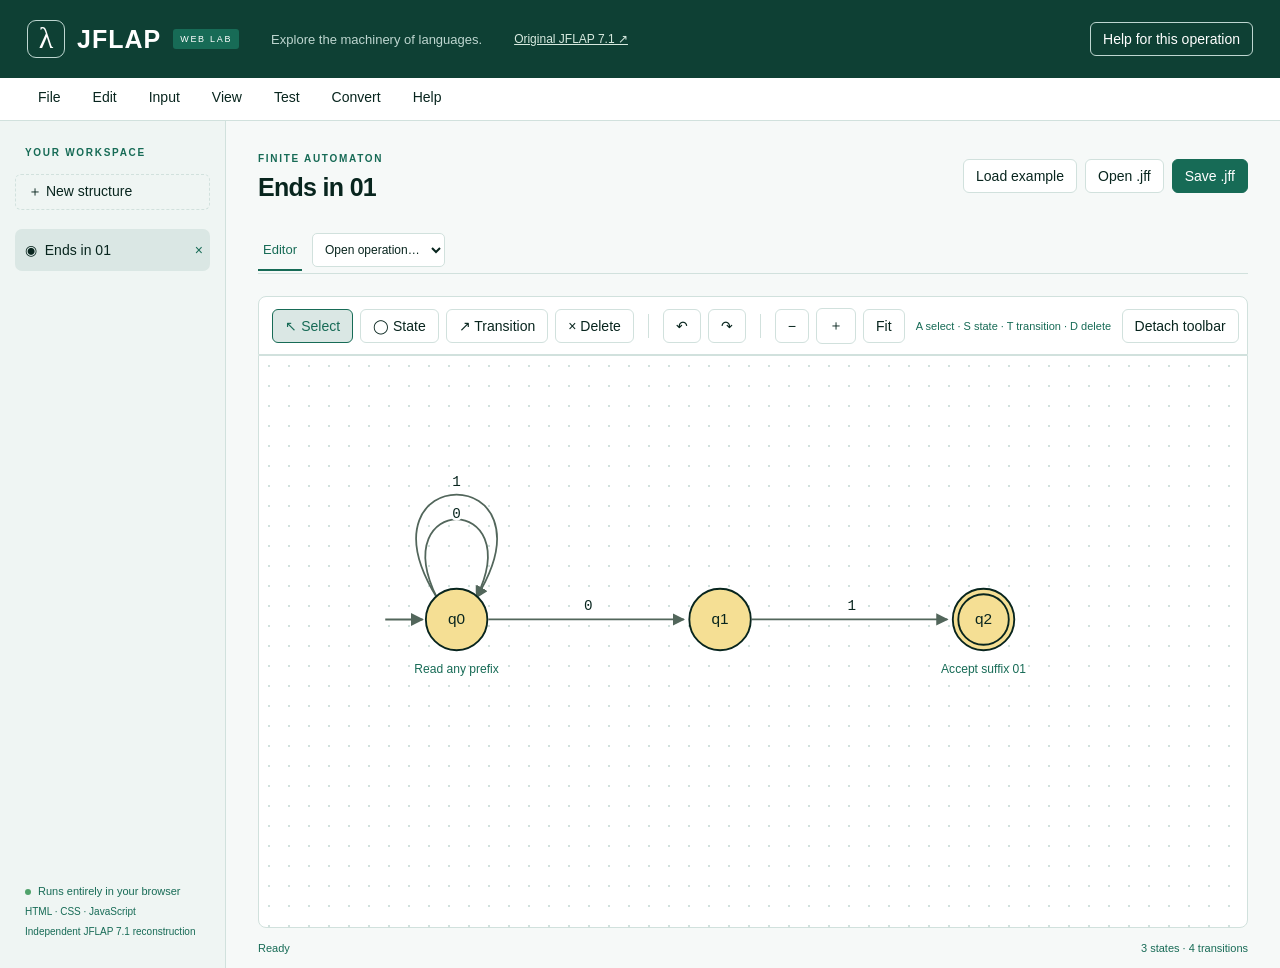
<file: index.html>
<!doctype html>
<html lang="en"><head><meta charset="utf-8"><meta name="viewport" content="width=device-width,initial-scale=1"><meta name="theme-color" content="#173b35"><title>JFLAP · Formal languages lab</title><link rel="stylesheet" href="style.css"></head>
<body><header><a class="brand" href="./"><span class="brand-icon">λ</span><strong>JFLAP</strong><span class="badge">WEB LAB</span></a><span class="tagline">Explore the machinery of languages.</span><a href="classic.html" style="color:#d7e9df;white-space:nowrap;font-size:12px">Original JFLAP 7.1 ↗</a><button id="help" title="Help for the active operation (F1)">Help for this operation</button></header>
<nav id="menubar" aria-label="Application menu"></nav>
<div class="workspace"><aside class="sidebar"><div class="section-label">YOUR WORKSPACE</div><button class="new" id="new">＋ New structure</button><div id="documents"></div><div class="sidebar-bottom"><span class="status-dot"></span> Runs entirely in your browser<br><small>HTML · CSS · JavaScript<br>Independent JFLAP 7.1 reconstruction</small></div></aside>
<main><div class="document-heading"><div><span class="eyebrow" id="kind">FINITE AUTOMATON</span><h1 id="title">Untitled</h1></div><div class="heading-actions"><button id="example">Load example</button><button id="open">Open .jff</button><button class="primary" id="save">Save .jff ↓</button></div></div><div id="tabs" role="tablist"></div><button id="toolbar-slot" hidden>Reattach editor toolbar</button><div id="toolbar-frame"><div id="toolbar" data-tools></div></div><section id="content"></section><footer><span id="status" role="status">Ready</span><span id="statistics"></span></footer></main></div>
<dialog id="dialog"><form method="dialog"><div class="dialog-top"><h2 id="dialog-title"></h2><button value="cancel" aria-label="Close dialog">×</button></div><div id="dialog-body"></div><div id="dialog-actions"></div></form></dialog><input type="file" id="file" accept=".jff,.xml,.json" multiple hidden><script type="module" src="js/app.js"></script></body></html>
</file>
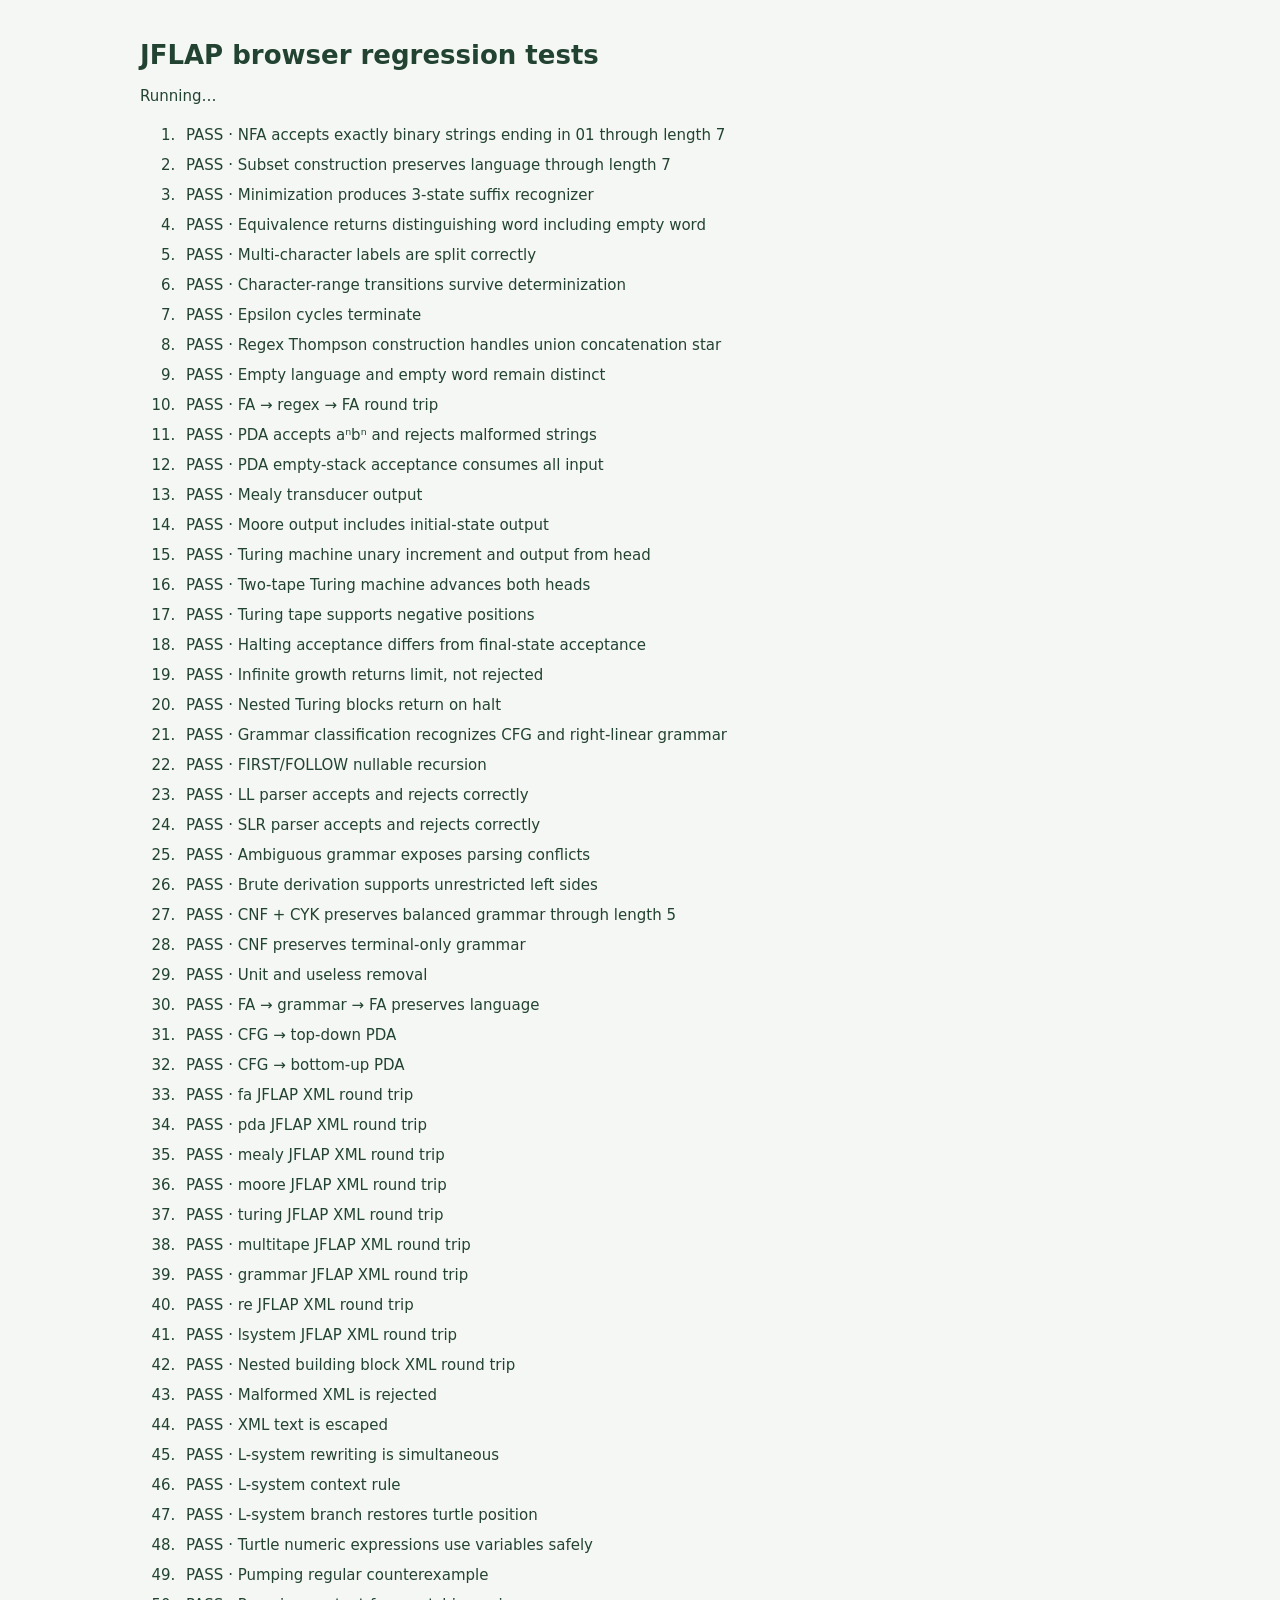
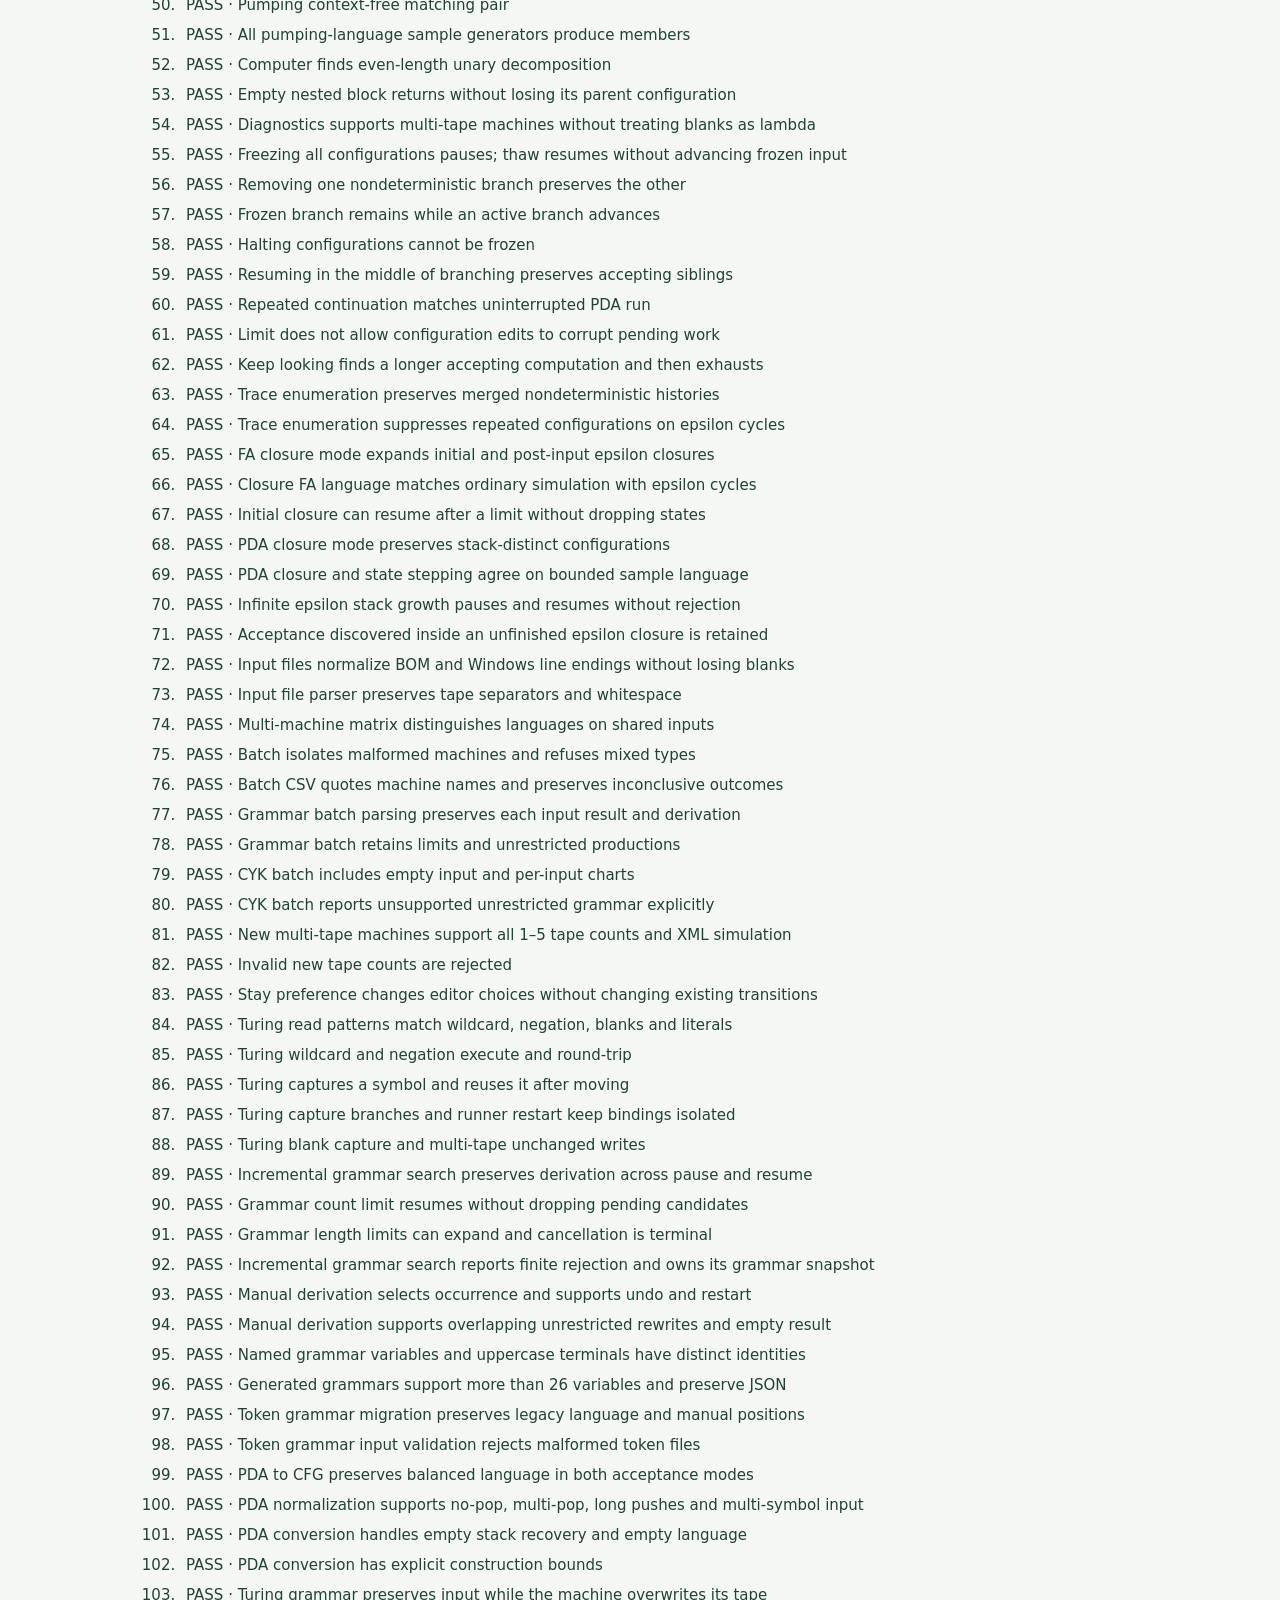
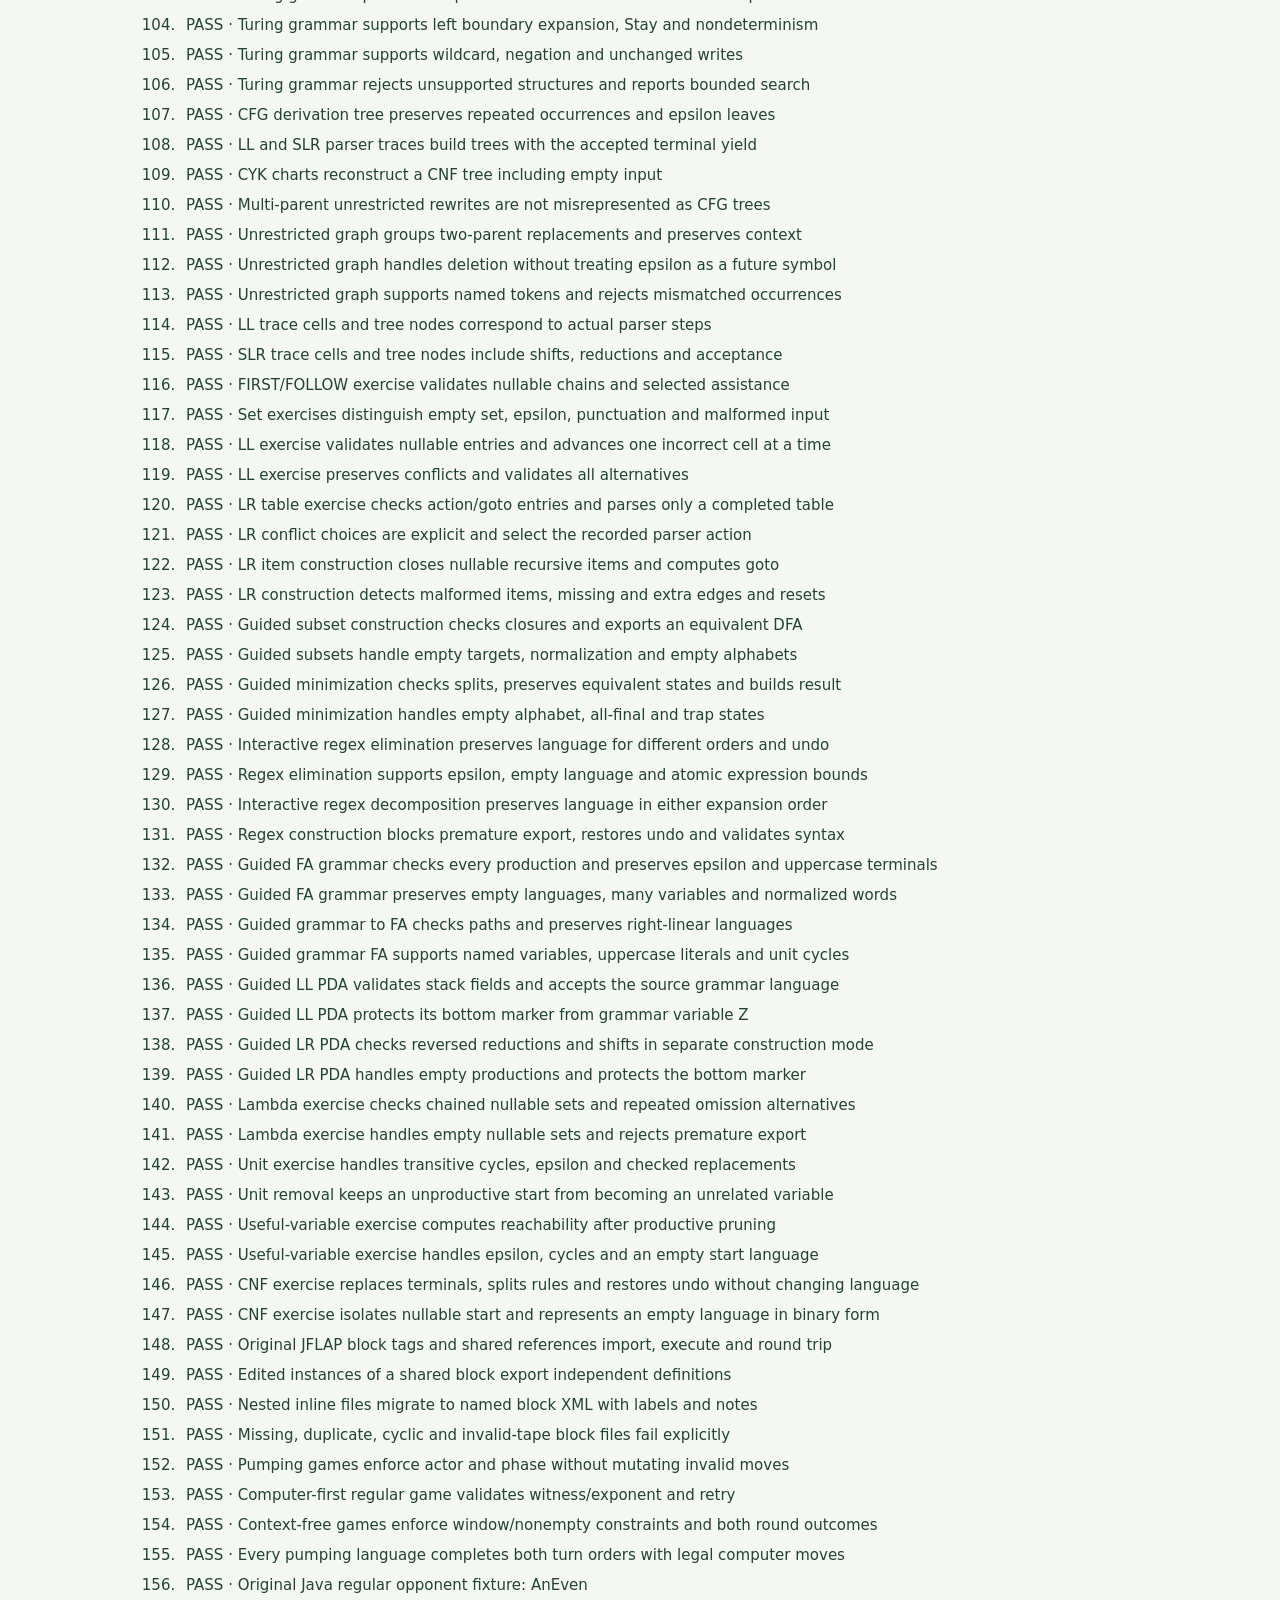
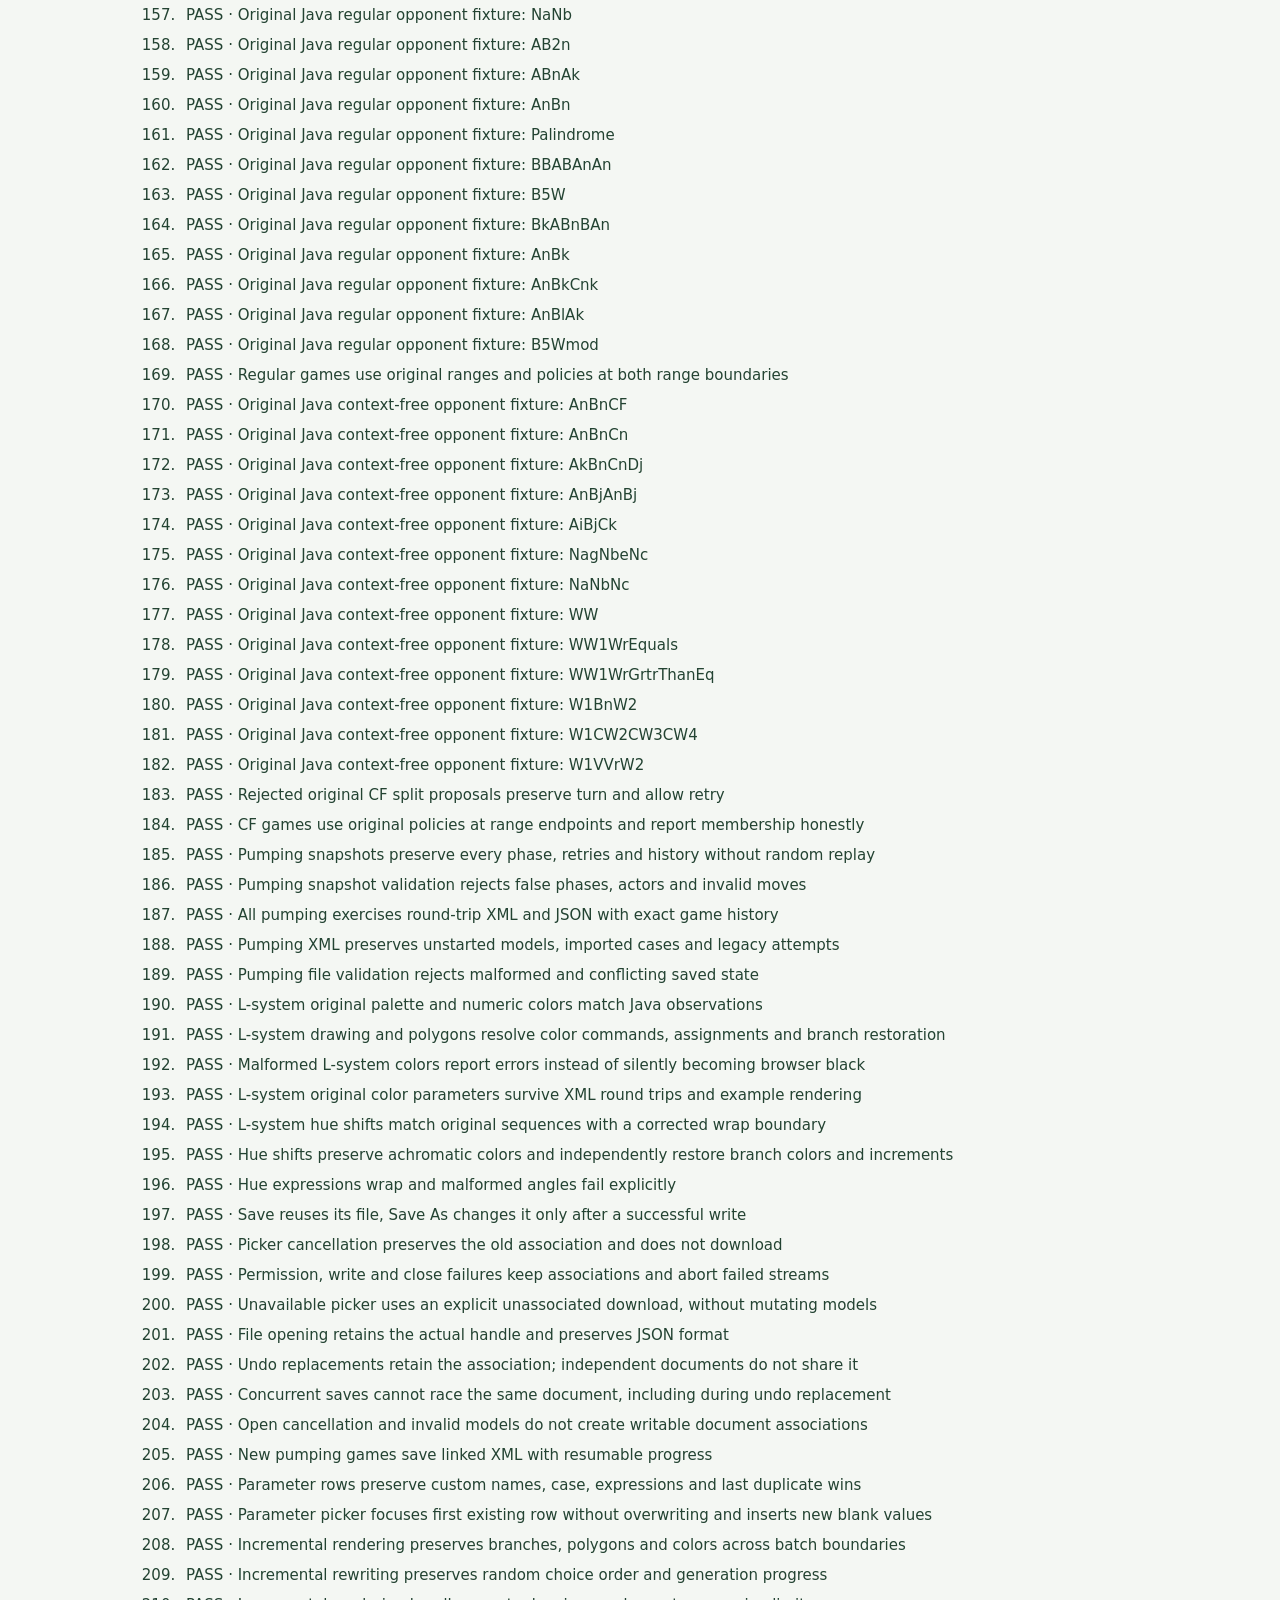
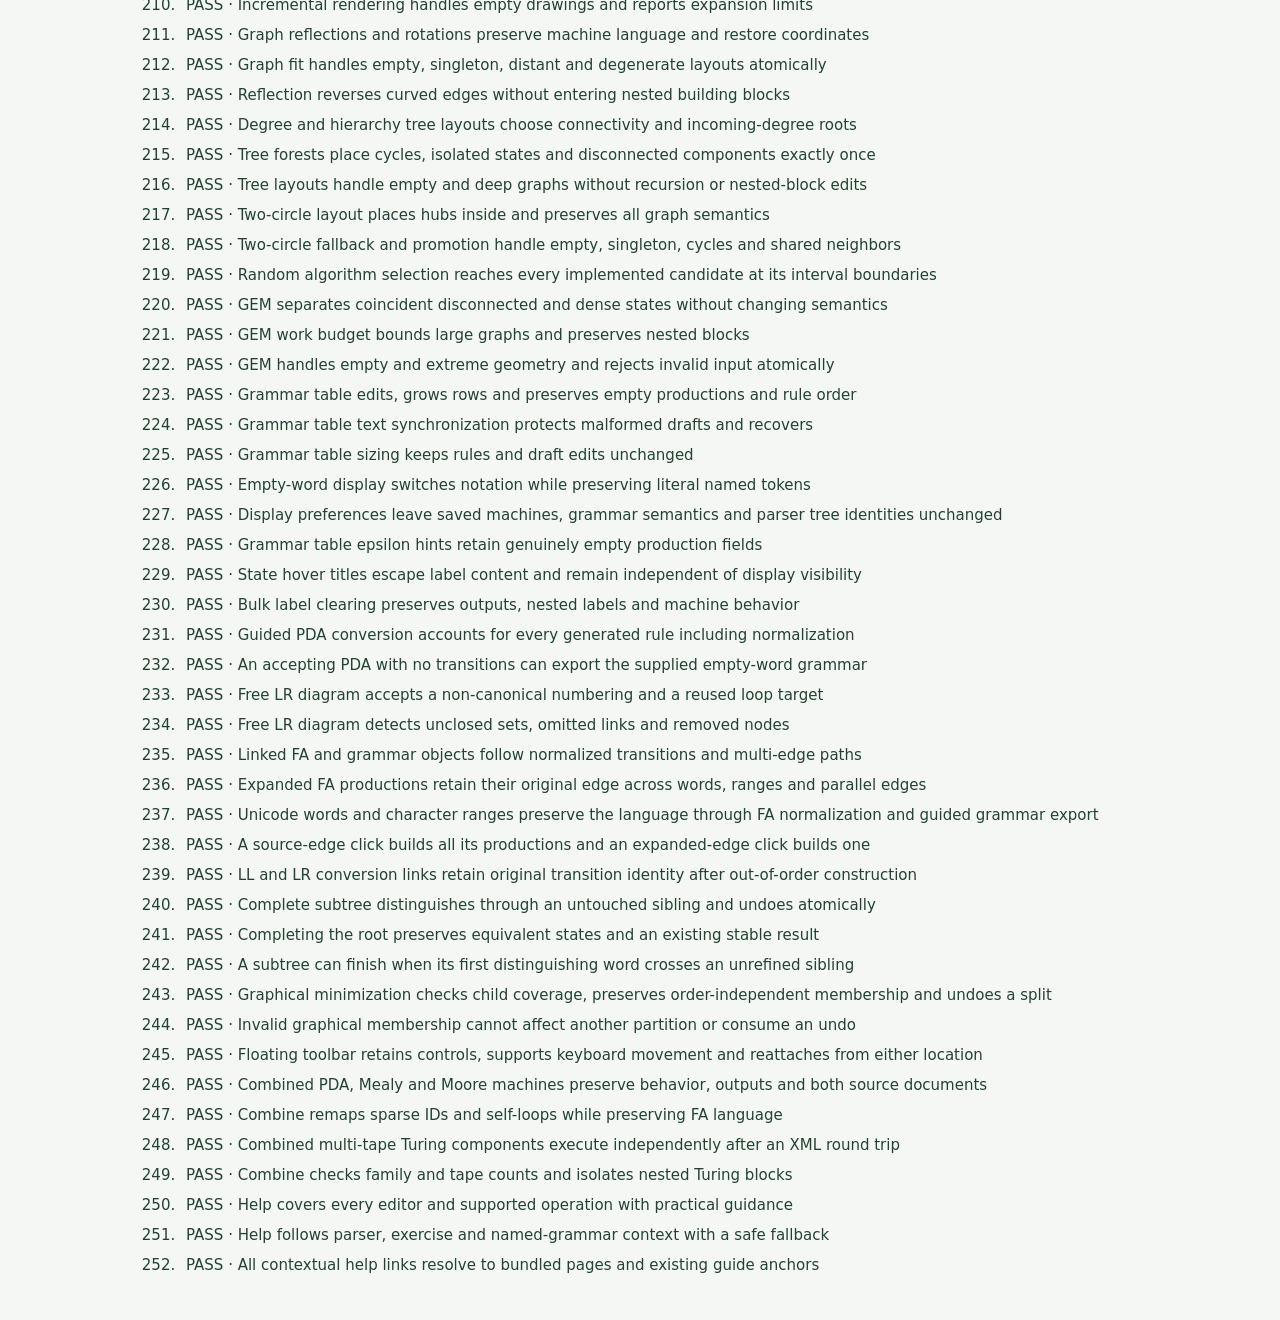
<file: tests/index.html>
<!doctype html><html lang="en"><meta charset="utf-8"><title>JFLAP regression tests</title><style>body{font:15px system-ui;max-width:1000px;margin:40px auto;background:#f4f7f3;color:#234332}li{padding:6px}.fail{color:#b03030}h1{font-size:26px}pre{white-space:pre-wrap}</style><h1>JFLAP browser regression tests</h1><p id="summary">Running…</p><ol id="results"></ol><script type="module" src="tests.js"></script></html>
</file>
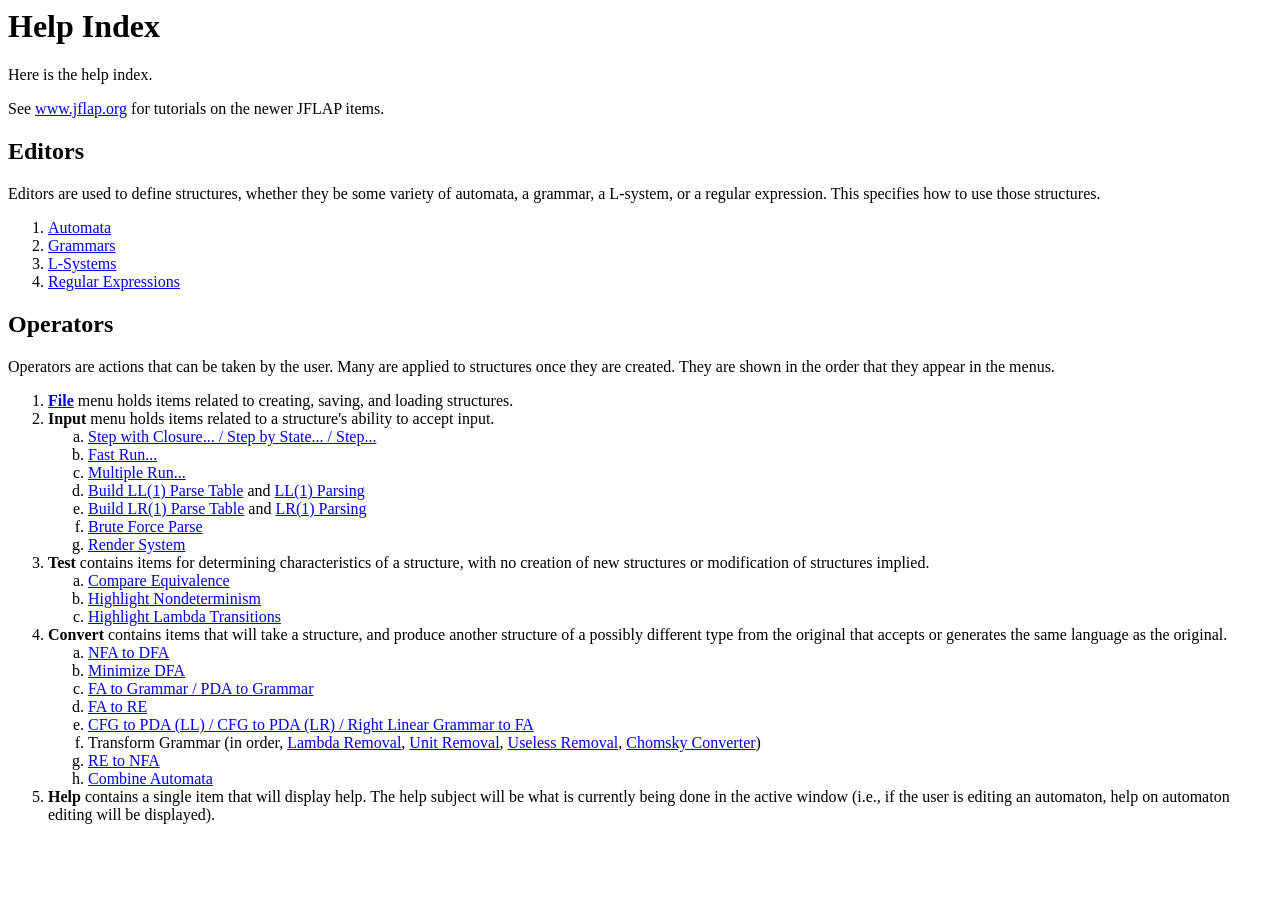
<file: docs/original/index.html>
<HTML><HEAD><TITLE>Help Index</TITLE></HEAD><BODY>

<H1>Help Index</H1>

<p>Here is the help index.
</p>
<p>See <a href="http://www.jflap.org">www.jflap.org</a> for tutorials on the newer JFLAP items. </p>
<H2>Editors</H2>

<P>Editors are used to define structures, whether they be some variety of automata, a grammar, a L-system, or a regular expression.  This specifies how to use those structures.</P>

<OL>
	<LI><A HREF="gui.editor.EditorPane.html">Automata</A></LI>
	<LI><A HREF="gui.grammar.GrammarInputPane.html">Grammars</A></LI>
	<LI><A HREF="gui.lsystem.LSystemInputPane.html">L-Systems</A></LI>
	<LI><A HREF="gui.regular.EditorPane.html">Regular Expressions</A></LI>
</OL>


<H2>Operators</H2>

<P>Operators are actions that can be taken by the user.  Many are applied to structures once they are created.  They are shown in the order that they appear in the menus.</P>

<OL>
	<LI><B><A HREF="filemenu.html">File</A></B> menu holds items related to creating, saving, and loading structures.</LI>

	<LI><B>Input</B> menu holds items related to a structure's ability to accept input.</LI>
	<OL TYPE="a">
		<LI><A HREF="gui.sim.SimulatorPane.html">Step with Closure... / Step by State... / Step...</A></LI>
		<LI><A HREF="fastSimulator.html">Fast Run...</A></LI>
		<LI><A HREF="gui.action.MultipleSimulateAction$MultiplePane.html">Multiple Run...</A></LI>
		<LI><A HREF="gui.grammar.parse.LLParseTableDerivationPane.html">Build LL(1) Parse Table</A> and <A HREF="gui.grammar.parse.LLParsePane.html">LL(1) Parsing</A></LI>
		<LI><A HREF="gui.grammar.parse.LRParseTableDerivationPane.html">Build LR(1) Parse Table</A> and <A HREF="gui.grammar.parse.LRParsePane.html">LR(1) Parsing</A></LI>
		<LI><A HREF="gui.grammar.parse.BruteParsePane.html">Brute Force Parse</A></LI>
		<LI><A HREF="gui.lsystem.DisplayPane.html">Render System</A></LI>
	</OL>

	<LI><B>Test</B> contains items for determining characteristics of a structure, with no creation of new structures or modification of structures implied.</LI>
	<OL TYPE="a">
		<LI><A HREF="nfaEquality.html">Compare Equivalence</A></LI>
		<LI><A HREF="gui.action.NondeterminismAction$NondeterminismPane.html">Highlight Nondeterminism</A></LI>
		<!-- <LI>Highlight Unnecessaries</LI> -->
		<LI><A HREF="gui.action.LambdaHighlightAction$LambdaPane.html">Highlight Lambda Transitions</A></LI>
	</OL>
	
	<LI><B>Convert</B> contains items that will take a structure, and produce another structure of a possibly different type from the original that accepts or generates the same language as the original.</LI>
	<OL TYPE="a">
		<LI><A HREF="gui.deterministic.ConversionPane.html">NFA to DFA</A></LI>
		<LI><A HREF="gui.minimize.MinimizePane.html">Minimize DFA</A></LI>
		<LI><A HREF="gui.grammar.automata.ConvertPane.html">FA to Grammar / PDA to Grammar</A></LI>
		<LI><A HREF="gui.regular.ConvertPane.html">FA to RE</A></LI>
		<LI><A HREF="gui.grammar.convert.ConvertPane.html">CFG to PDA (LL) / CFG to PDA (LR) / Right Linear Grammar to FA</A></LI>
		<LI>Transform Grammar (in order, <A HREF="gui.grammar.transform.LambdaPane.html">Lambda Removal</A>, <A HREF="gui.grammar.transform.UnitPane.html">Unit Removal</A>, <A HREF="gui.grammar.transform.UselessPane.html">Useless Removal</A>, <A HREF="gui.grammar.transform.ChomskyPane.html">Chomsky Converter</A>)</LI>
		<LI><A HREF="gui.regular.ConvertToAutomatonPane.html">RE to NFA</A></LI>
		<LI><A HREF="combineAutomata.html">Combine Automata</A></LI>
	</OL>
	
	<LI><B>Help</B> contains a single item that will display help.  The help subject will be what is currently being done in the active window (i.e., if the user is editing an automaton, help on automaton editing will be displayed).</LI>
</OL>


</BODY></HTML>
</file>
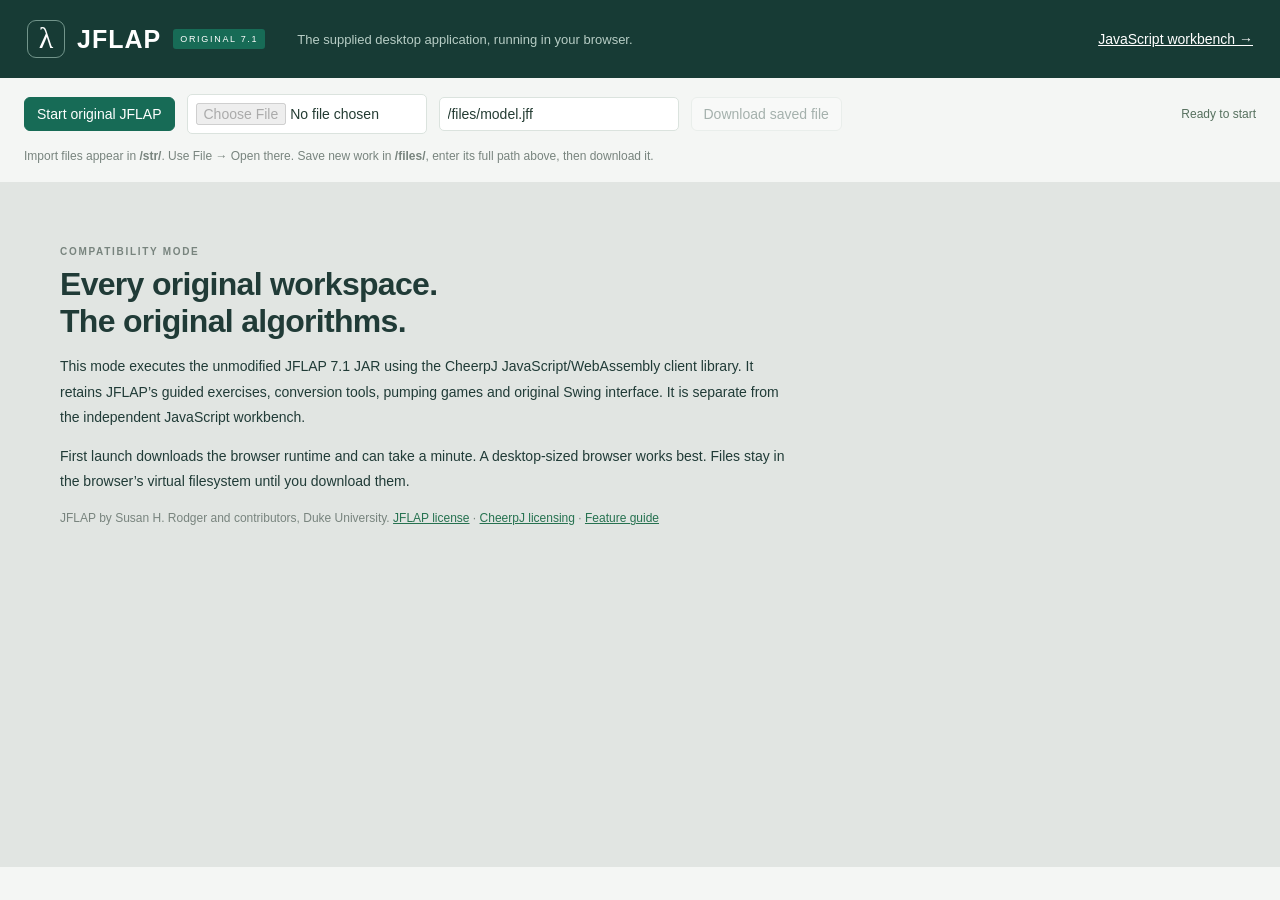
<file: classic.html>
<!doctype html><html lang="en"><head><meta charset="utf-8"><meta name="viewport" content="width=device-width,initial-scale=1"><title>Original JFLAP 7.1 · Browser edition</title><link rel="stylesheet" href="style.css"><style>body{min-width:850px}.classic-bar{padding:16px 24px;display:flex;gap:12px;align-items:center;flex-wrap:wrap}.classic-bar p{margin:0}.classic-bar input{width:240px}#java-display{width:100%;height:calc(100vh - 215px);min-height:620px;background:#e1e5e2;position:relative}#classic-status{margin-left:auto;font-size:12px;color:#56705e}a{color:#267250}.intro{padding:60px;max-width:850px}.intro h1{font-size:32px}.intro p{line-height:1.8}.intro button{margin-top:15px}</style></head><body><header><a class="brand" href="index.html"><span class="brand-icon">λ</span><strong>JFLAP</strong><span class="badge">ORIGINAL 7.1</span></a><span class="tagline">The supplied desktop application, running in your browser.</span><a href="index.html" style="color:white;margin-left:auto">JavaScript workbench →</a></header><div class="classic-bar"><button id="launch" class="primary">Start original JFLAP</button><label><input type="file" id="import" accept=".jff,.xml,.json,.jflap" disabled></label><input id="export-path" aria-label="Saved file path" value="/files/model.jff"><button id="export" disabled>Download saved file</button><span id="classic-status" role="status">Ready to start</span><p class="hint">Import files appear in <strong>/str/</strong>. Use File → Open there. Save new work in <strong>/files/</strong>, enter its full path above, then download it.</p></div><section id="java-display"><div class="intro"><span class="eyebrow">COMPATIBILITY MODE</span><h1>Every original workspace.<br>The original algorithms.</h1><p>This mode executes the unmodified JFLAP 7.1 JAR using the CheerpJ JavaScript/WebAssembly client library. It retains JFLAP’s guided exercises, conversion tools, pumping games and original Swing interface. It is separate from the independent JavaScript workbench.</p><p>First launch downloads the browser runtime and can take a minute. A desktop-sized browser works best. Files stay in the browser’s virtual filesystem until you download them.</p><p class="hint">JFLAP by Susan H. Rodger and contributors, Duke University. <a href="vendor/JFLAP-LICENSE.txt">JFLAP license</a> · <a href="https://cheerpj.com/licensing/" target="_blank" rel="noopener">CheerpJ licensing</a> · <a href="docs/GUIDE.html">Feature guide</a></p></div></section><script type="module" src="js/classic.js"></script></body></html>
</file>
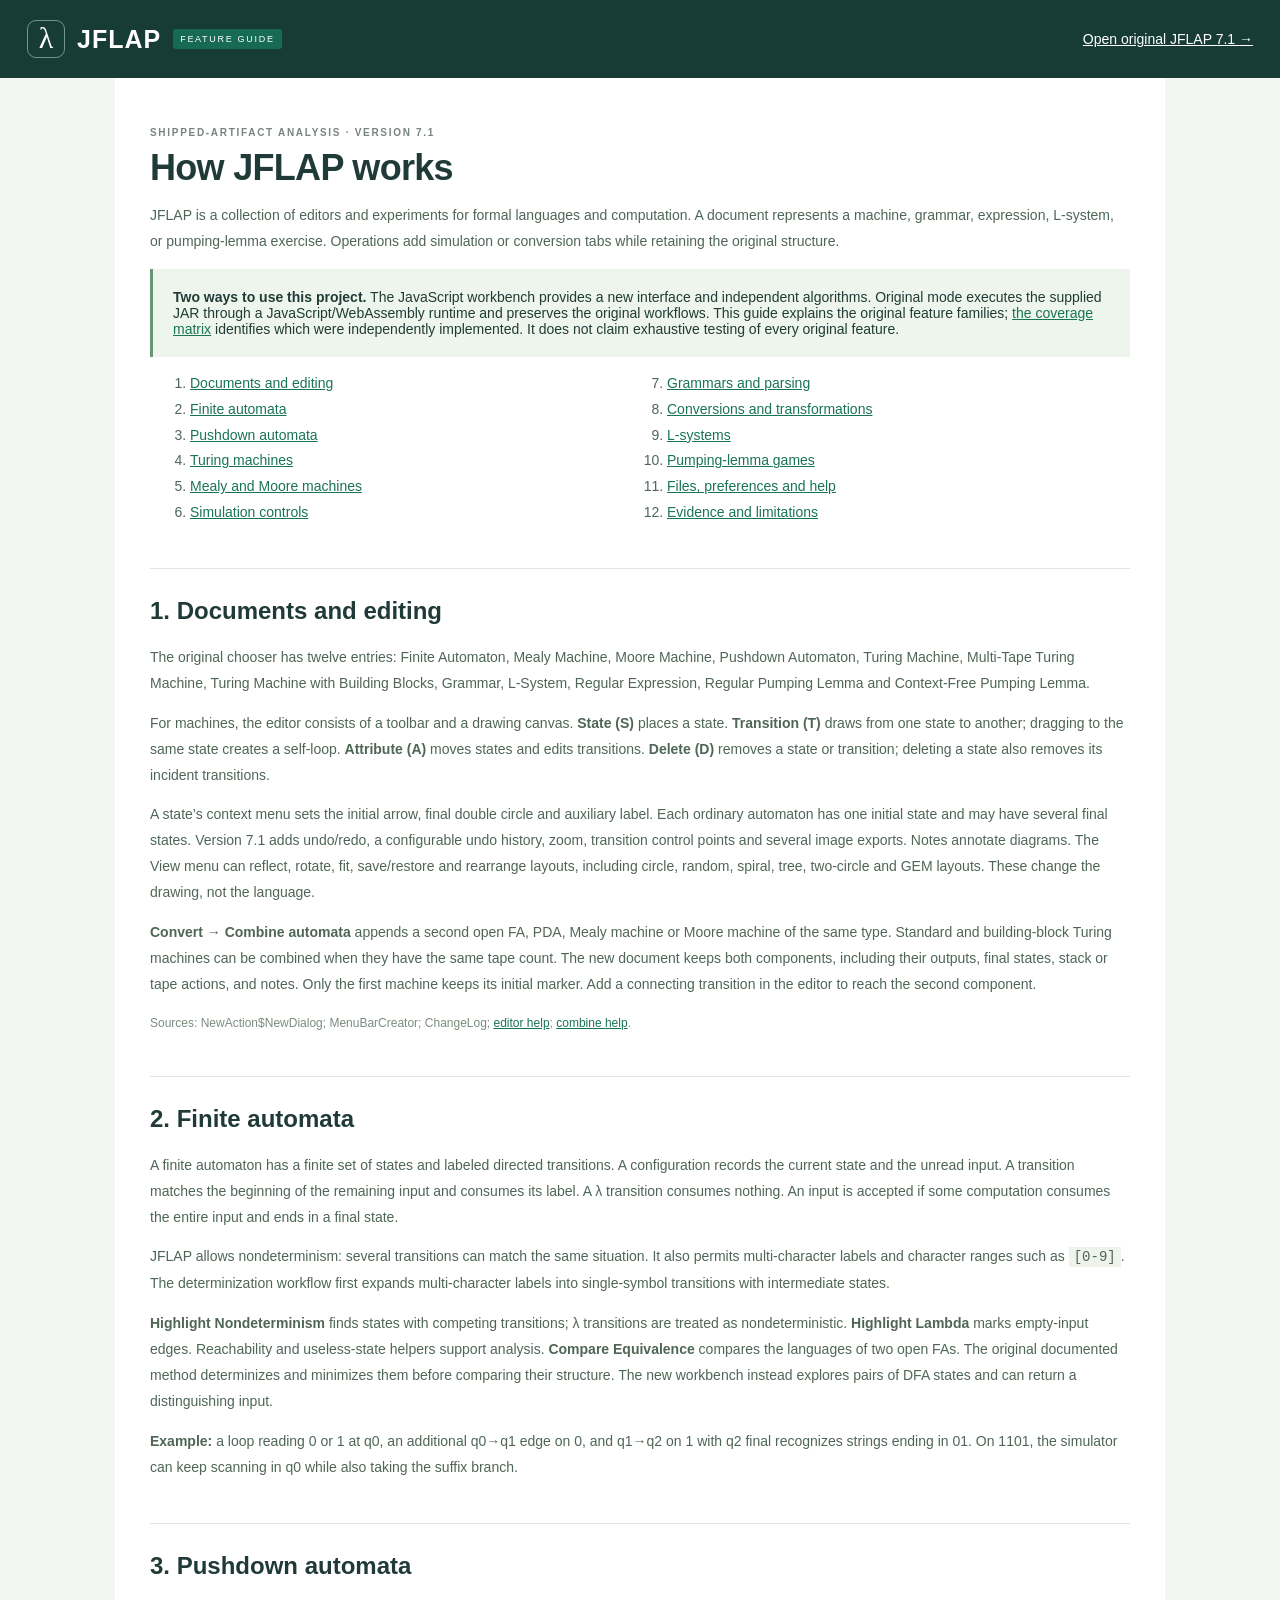
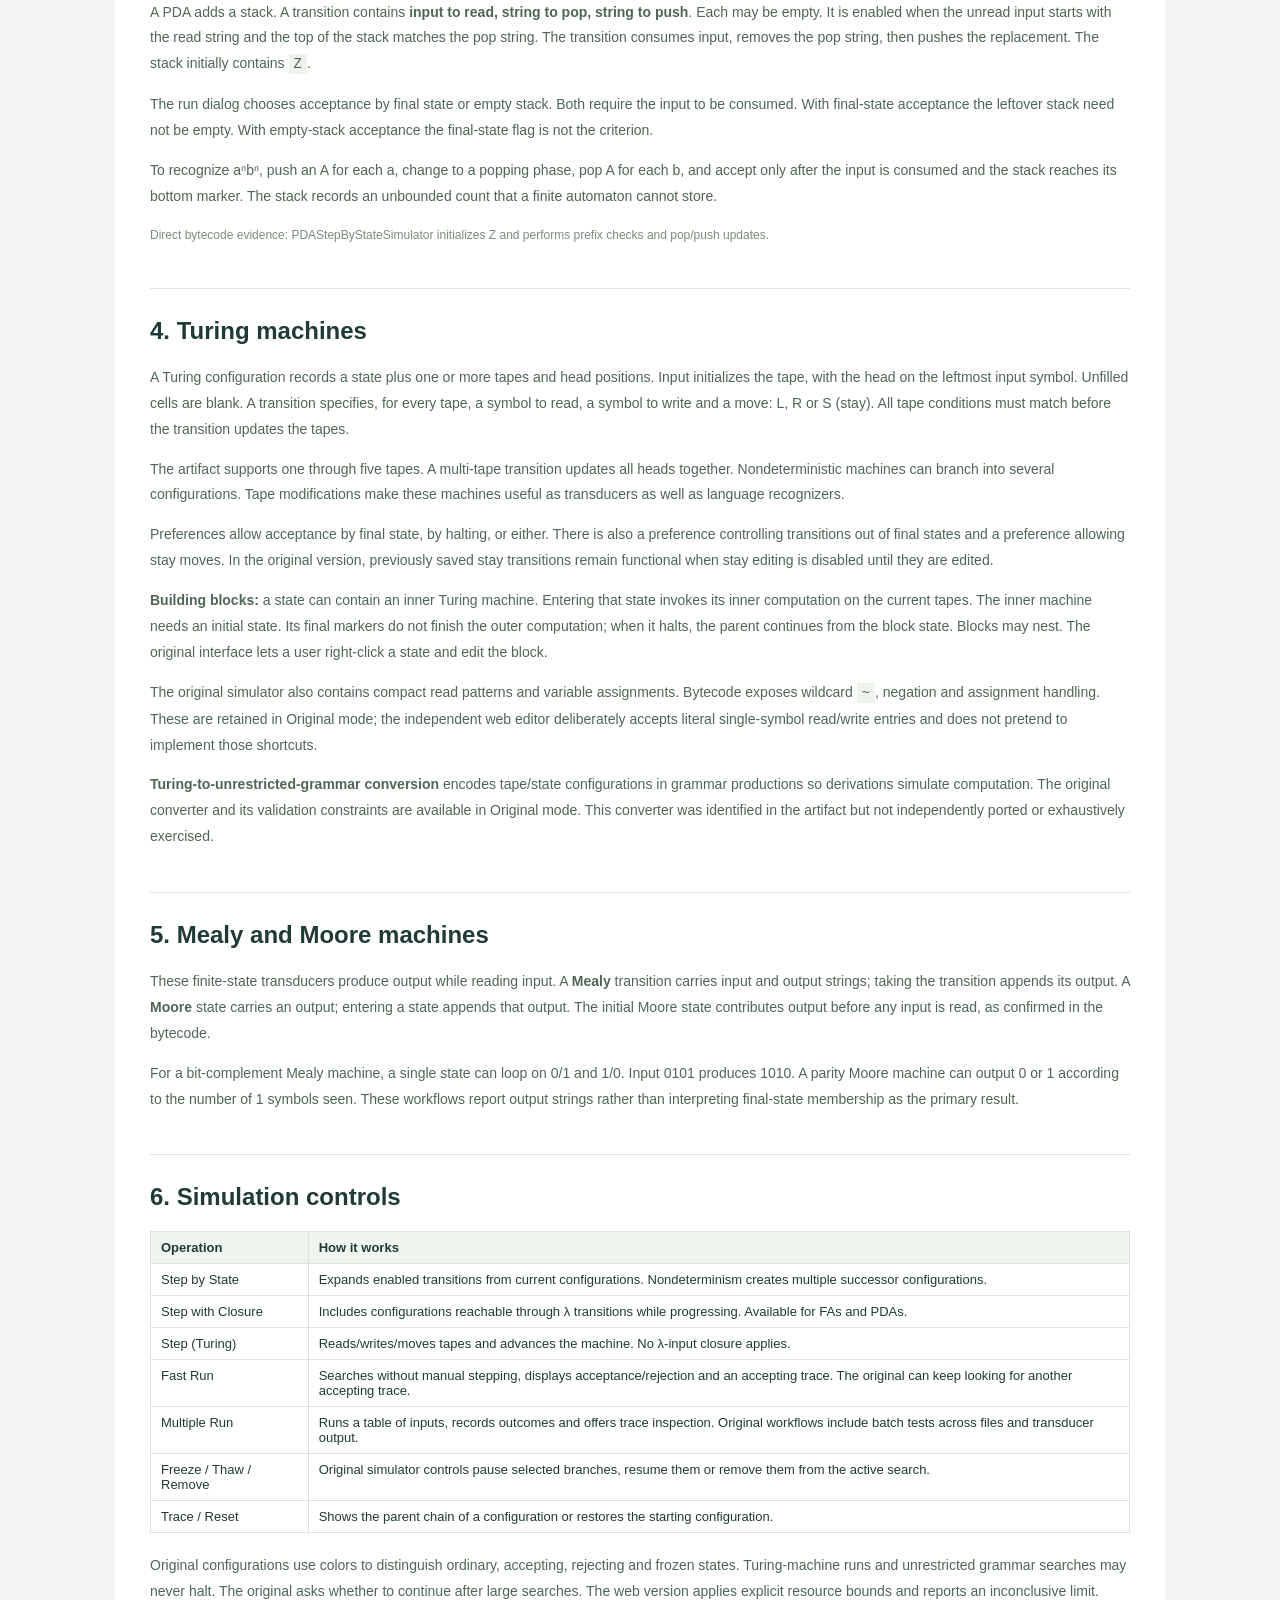
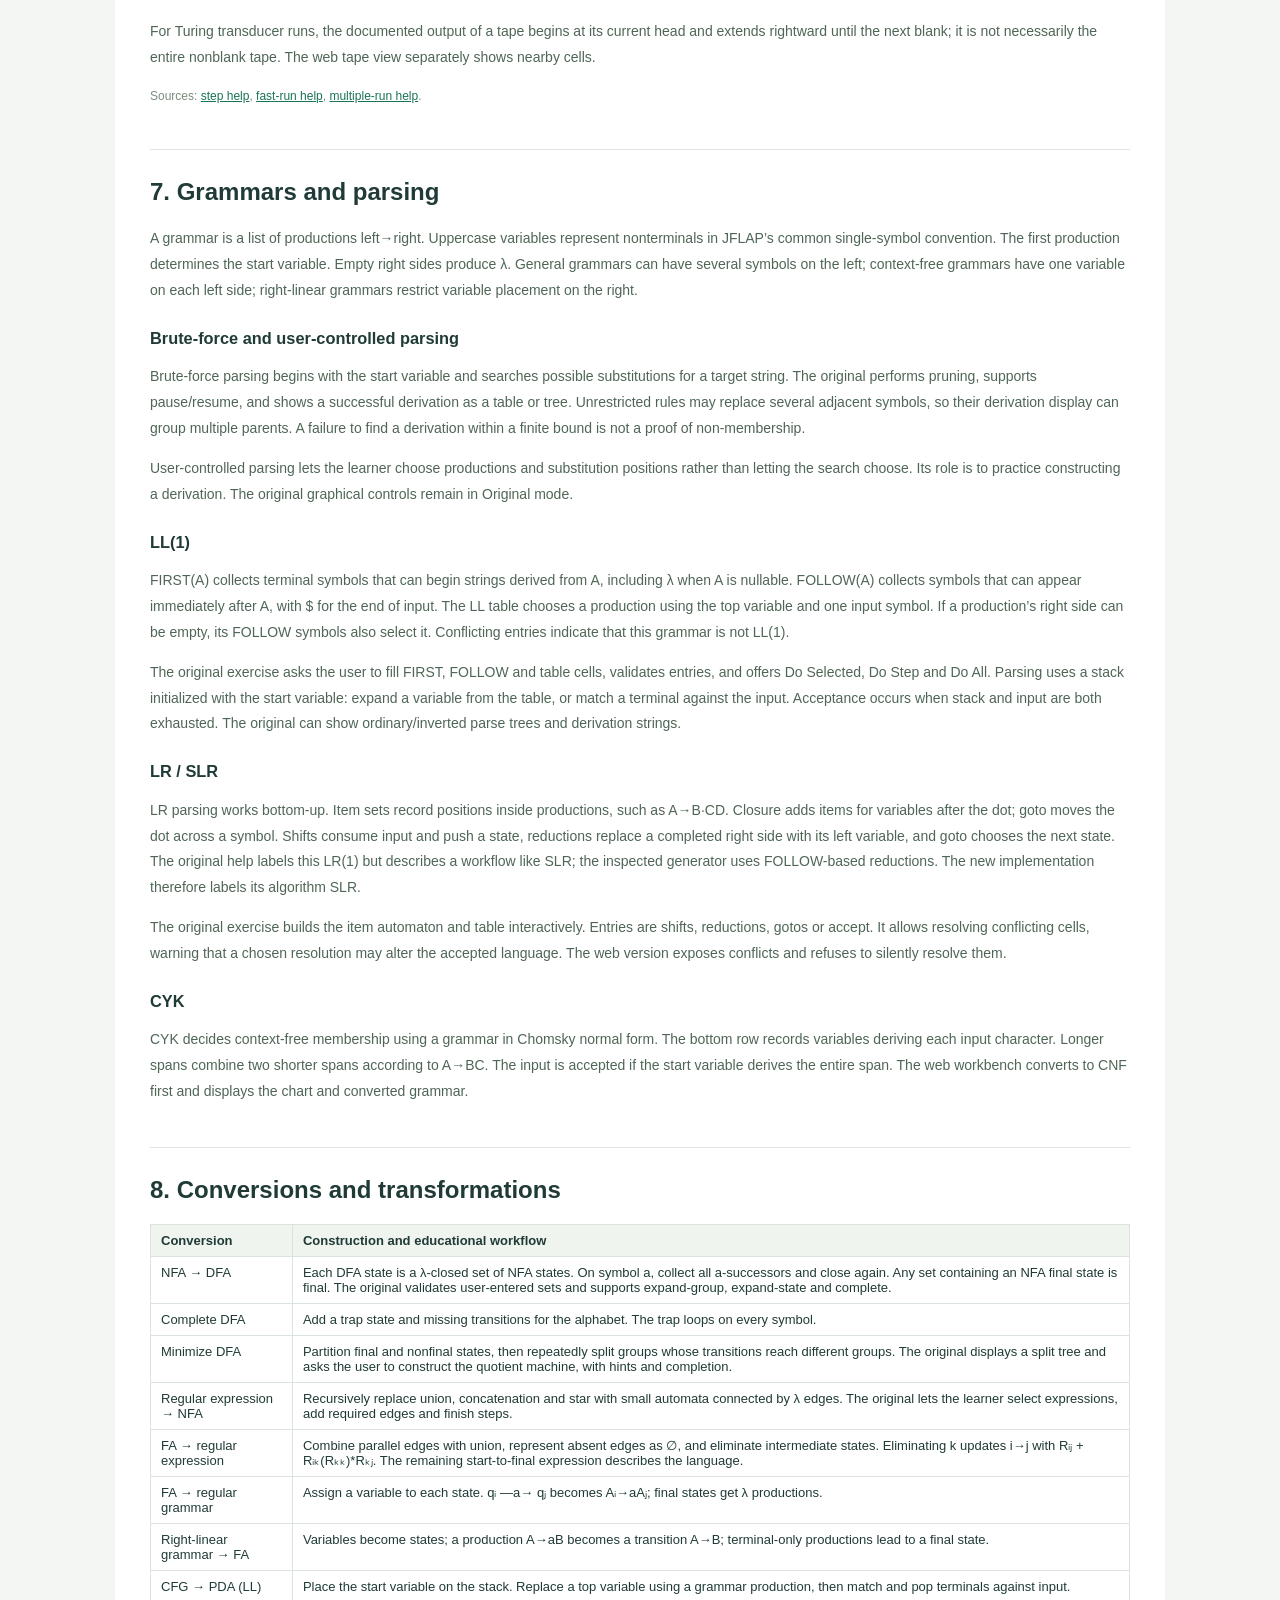
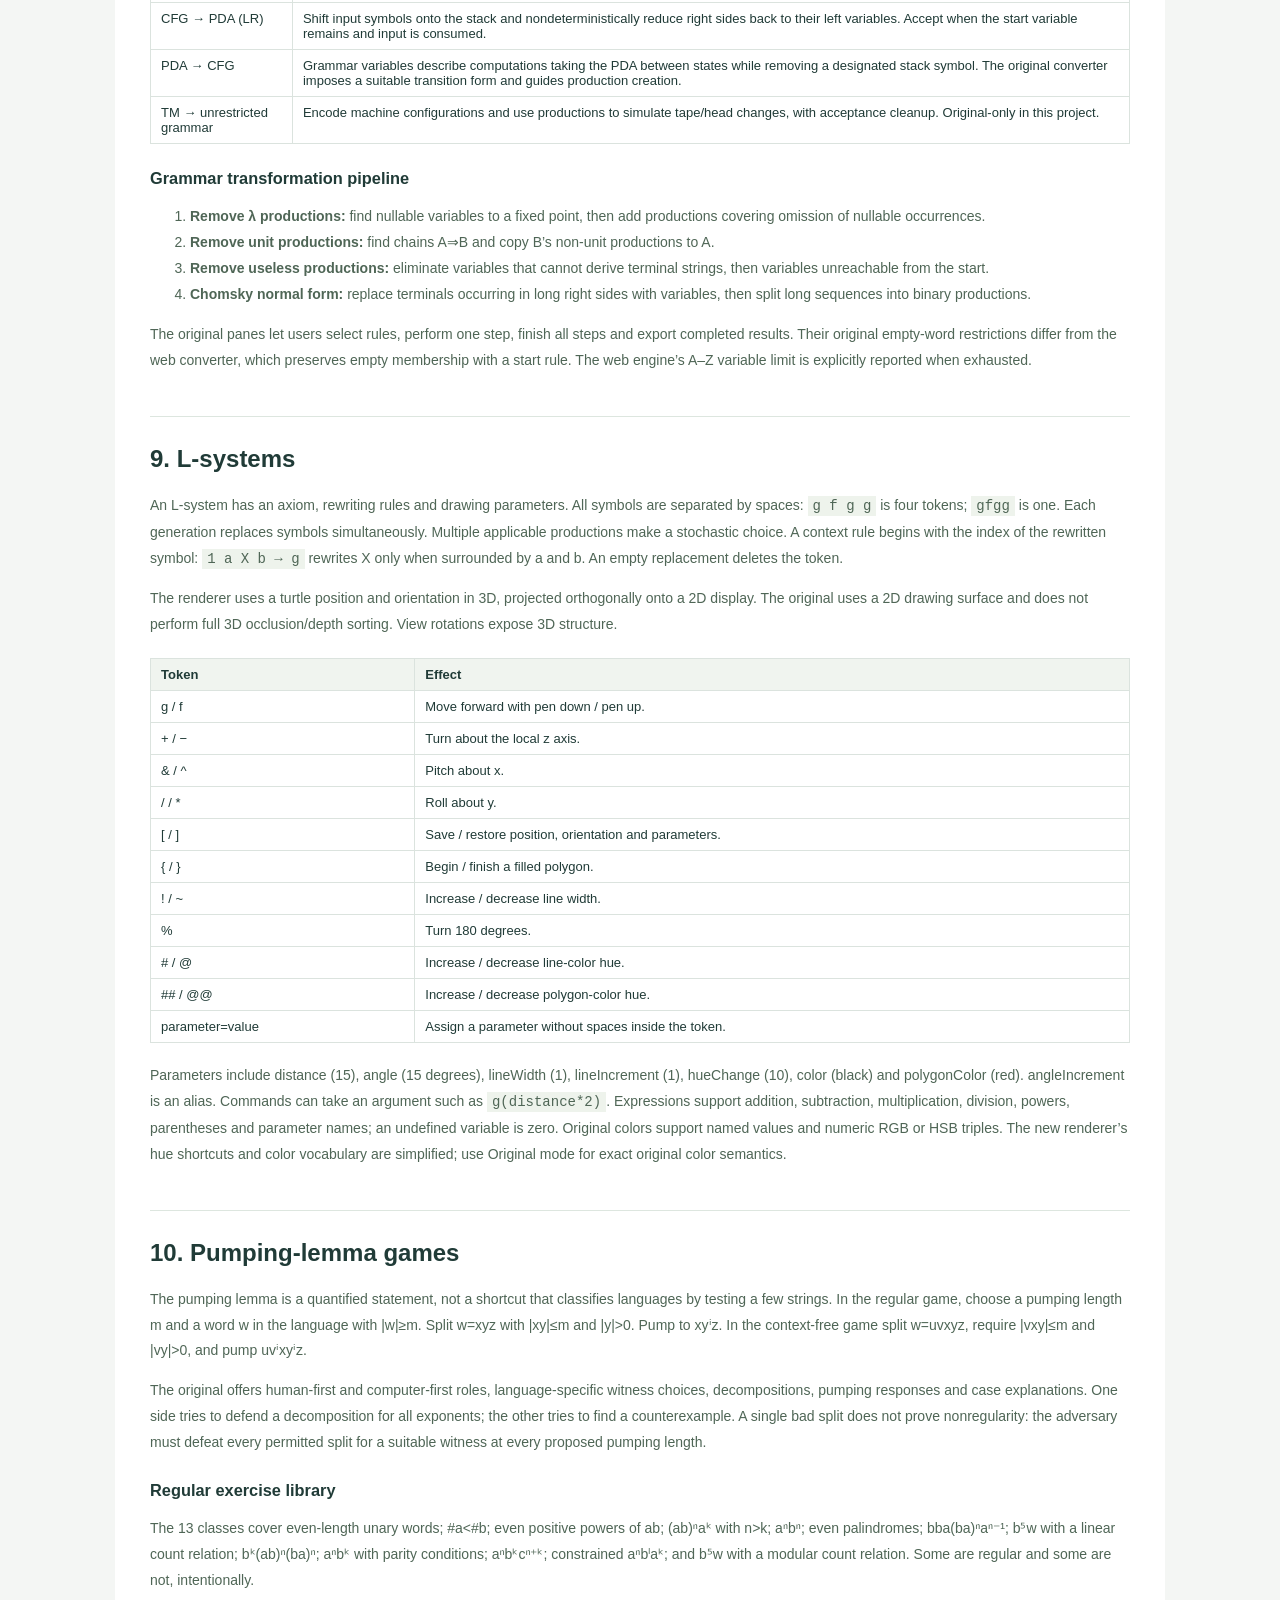
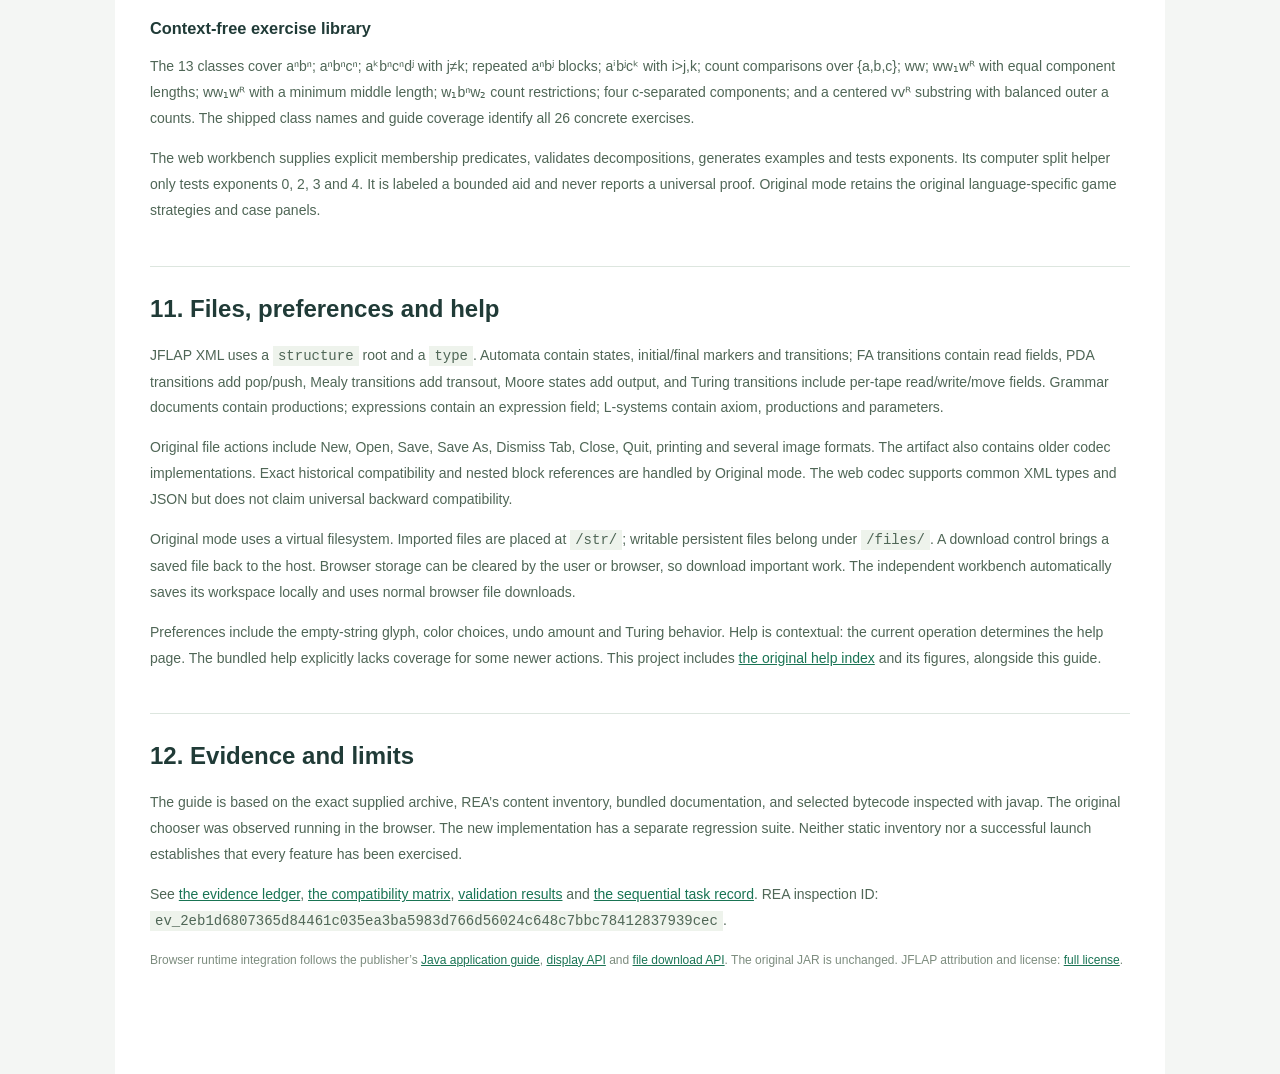
<file: docs/GUIDE.html>
<!doctype html><html lang="en"><head><meta charset="utf-8"><meta name="viewport" content="width=device-width,initial-scale=1"><title>JFLAP 7.1 · Complete feature-family guide</title><link rel="stylesheet" href="../style.css"><style>article{max-width:1050px;margin:auto;padding:45px 35px 100px;background:white}article h1{font-size:36px}article h2{margin-top:42px;border-top:1px solid #dde6df;padding-top:28px;font-size:24px}article h3{margin-top:25px}article p,article li{line-height:1.85;color:#4f6656}article a{color:#197454}article code{background:#eef3ec;padding:2px 5px}article table{margin:20px 0;font-size:13px}.toc{columns:2}.callout{padding:20px;background:#eef5ec;border-left:3px solid #6b9673}.evidence{font-size:12px;color:#7c8c7e}</style></head><body><header><a class="brand" href="../index.html"><span class="brand-icon">λ</span><strong>JFLAP</strong><span class="badge">FEATURE GUIDE</span></a><a href="../classic.html" style="margin-left:auto;color:white">Open original JFLAP 7.1 →</a></header><article><span class="eyebrow">SHIPPED-ARTIFACT ANALYSIS · VERSION 7.1</span><h1>How JFLAP works</h1><p>JFLAP is a collection of editors and experiments for formal languages and computation. A document represents a machine, grammar, expression, L-system, or pumping-lemma exercise. Operations add simulation or conversion tabs while retaining the original structure.</p><div class="callout"><strong>Two ways to use this project.</strong> The JavaScript workbench provides a new interface and independent algorithms. Original mode executes the supplied JAR through a JavaScript/WebAssembly runtime and preserves the original workflows. This guide explains the original feature families; <a href="COVERAGE.md">the coverage matrix</a> identifies which were independently implemented. It does not claim exhaustive testing of every original feature.</div>
<ol class="toc"><li><a href="#documents">Documents and editing</a></li><li><a href="#fa">Finite automata</a></li><li><a href="#pda">Pushdown automata</a></li><li><a href="#tm">Turing machines</a></li><li><a href="#output">Mealy and Moore machines</a></li><li><a href="#simulation">Simulation controls</a></li><li><a href="#grammar">Grammars and parsing</a></li><li><a href="#conversion">Conversions and transformations</a></li><li><a href="#lsystem">L-systems</a></li><li><a href="#pumping">Pumping-lemma games</a></li><li><a href="#files">Files, preferences and help</a></li><li><a href="#evidence">Evidence and limitations</a></li></ol>
<h2 id="documents">1. Documents and editing</h2><p>The original chooser has twelve entries: Finite Automaton, Mealy Machine, Moore Machine, Pushdown Automaton, Turing Machine, Multi-Tape Turing Machine, Turing Machine with Building Blocks, Grammar, L-System, Regular Expression, Regular Pumping Lemma and Context-Free Pumping Lemma.</p><p>For machines, the editor consists of a toolbar and a drawing canvas. <strong>State (S)</strong> places a state. <strong>Transition (T)</strong> draws from one state to another; dragging to the same state creates a self-loop. <strong>Attribute (A)</strong> moves states and edits transitions. <strong>Delete (D)</strong> removes a state or transition; deleting a state also removes its incident transitions.</p><p>A state’s context menu sets the initial arrow, final double circle and auxiliary label. Each ordinary automaton has one initial state and may have several final states. Version 7.1 adds undo/redo, a configurable undo history, zoom, transition control points and several image exports. Notes annotate diagrams. The View menu can reflect, rotate, fit, save/restore and rearrange layouts, including circle, random, spiral, tree, two-circle and GEM layouts. These change the drawing, not the language.</p><p><strong>Convert → Combine automata</strong> appends a second open FA, PDA, Mealy machine or Moore machine of the same type. Standard and building-block Turing machines can be combined when they have the same tape count. The new document keeps both components, including their outputs, final states, stack or tape actions, and notes. Only the first machine keeps its initial marker. Add a connecting transition in the editor to reach the second component.</p><p class="evidence">Sources: NewAction$NewDialog; MenuBarCreator; ChangeLog; <a href="original/gui.editor.EditorPane.html">editor help</a>; <a href="original/combineAutomata.html">combine help</a>.</p>
<h2 id="fa">2. Finite automata</h2><p>A finite automaton has a finite set of states and labeled directed transitions. A configuration records the current state and the unread input. A transition matches the beginning of the remaining input and consumes its label. A λ transition consumes nothing. An input is accepted if some computation consumes the entire input and ends in a final state.</p><p>JFLAP allows nondeterminism: several transitions can match the same situation. It also permits multi-character labels and character ranges such as <code>[0-9]</code>. The determinization workflow first expands multi-character labels into single-symbol transitions with intermediate states.</p><p><strong>Highlight Nondeterminism</strong> finds states with competing transitions; λ transitions are treated as nondeterministic. <strong>Highlight Lambda</strong> marks empty-input edges. Reachability and useless-state helpers support analysis. <strong>Compare Equivalence</strong> compares the languages of two open FAs. The original documented method determinizes and minimizes them before comparing their structure. The new workbench instead explores pairs of DFA states and can return a distinguishing input.</p><p><strong>Example:</strong> a loop reading 0 or 1 at q0, an additional q0→q1 edge on 0, and q1→q2 on 1 with q2 final recognizes strings ending in 01. On 1101, the simulator can keep scanning in q0 while also taking the suffix branch.</p>
<h2 id="pda">3. Pushdown automata</h2><p>A PDA adds a stack. A transition contains <strong>input to read, string to pop, string to push</strong>. Each may be empty. It is enabled when the unread input starts with the read string and the top of the stack matches the pop string. The transition consumes input, removes the pop string, then pushes the replacement. The stack initially contains <code>Z</code>.</p><p>The run dialog chooses acceptance by final state or empty stack. Both require the input to be consumed. With final-state acceptance the leftover stack need not be empty. With empty-stack acceptance the final-state flag is not the criterion.</p><p>To recognize aⁿbⁿ, push an A for each a, change to a popping phase, pop A for each b, and accept only after the input is consumed and the stack reaches its bottom marker. The stack records an unbounded count that a finite automaton cannot store.</p><p class="evidence">Direct bytecode evidence: PDAStepByStateSimulator initializes Z and performs prefix checks and pop/push updates.</p>
<h2 id="tm">4. Turing machines</h2><p>A Turing configuration records a state plus one or more tapes and head positions. Input initializes the tape, with the head on the leftmost input symbol. Unfilled cells are blank. A transition specifies, for every tape, a symbol to read, a symbol to write and a move: L, R or S (stay). All tape conditions must match before the transition updates the tapes.</p><p>The artifact supports one through five tapes. A multi-tape transition updates all heads together. Nondeterministic machines can branch into several configurations. Tape modifications make these machines useful as transducers as well as language recognizers.</p><p>Preferences allow acceptance by final state, by halting, or either. There is also a preference controlling transitions out of final states and a preference allowing stay moves. In the original version, previously saved stay transitions remain functional when stay editing is disabled until they are edited.</p><p><strong>Building blocks:</strong> a state can contain an inner Turing machine. Entering that state invokes its inner computation on the current tapes. The inner machine needs an initial state. Its final markers do not finish the outer computation; when it halts, the parent continues from the block state. Blocks may nest. The original interface lets a user right-click a state and edit the block.</p><p>The original simulator also contains compact read patterns and variable assignments. Bytecode exposes wildcard <code>~</code>, negation and assignment handling. These are retained in Original mode; the independent web editor deliberately accepts literal single-symbol read/write entries and does not pretend to implement those shortcuts.</p><p><strong>Turing-to-unrestricted-grammar conversion</strong> encodes tape/state configurations in grammar productions so derivations simulate computation. The original converter and its validation constraints are available in Original mode. This converter was identified in the artifact but not independently ported or exhaustively exercised.</p>
<h2 id="output">5. Mealy and Moore machines</h2><p>These finite-state transducers produce output while reading input. A <strong>Mealy</strong> transition carries input and output strings; taking the transition appends its output. A <strong>Moore</strong> state carries an output; entering a state appends that output. The initial Moore state contributes output before any input is read, as confirmed in the bytecode.</p><p>For a bit-complement Mealy machine, a single state can loop on 0/1 and 1/0. Input 0101 produces 1010. A parity Moore machine can output 0 or 1 according to the number of 1 symbols seen. These workflows report output strings rather than interpreting final-state membership as the primary result.</p>
<h2 id="simulation">6. Simulation controls</h2><table><tr><th>Operation</th><th>How it works</th></tr><tr><td>Step by State</td><td>Expands enabled transitions from current configurations. Nondeterminism creates multiple successor configurations.</td></tr><tr><td>Step with Closure</td><td>Includes configurations reachable through λ transitions while progressing. Available for FAs and PDAs.</td></tr><tr><td>Step (Turing)</td><td>Reads/writes/moves tapes and advances the machine. No λ-input closure applies.</td></tr><tr><td>Fast Run</td><td>Searches without manual stepping, displays acceptance/rejection and an accepting trace. The original can keep looking for another accepting trace.</td></tr><tr><td>Multiple Run</td><td>Runs a table of inputs, records outcomes and offers trace inspection. Original workflows include batch tests across files and transducer output.</td></tr><tr><td>Freeze / Thaw / Remove</td><td>Original simulator controls pause selected branches, resume them or remove them from the active search.</td></tr><tr><td>Trace / Reset</td><td>Shows the parent chain of a configuration or restores the starting configuration.</td></tr></table><p>Original configurations use colors to distinguish ordinary, accepting, rejecting and frozen states. Turing-machine runs and unrestricted grammar searches may never halt. The original asks whether to continue after large searches. The web version applies explicit resource bounds and reports an inconclusive limit.</p><p>For Turing transducer runs, the documented output of a tape begins at its current head and extends rightward until the next blank; it is not necessarily the entire nonblank tape. The web tape view separately shows nearby cells.</p><p class="evidence">Sources: <a href="original/gui.sim.SimulatorPane.html">step help</a>, <a href="original/fastSimulator.html">fast-run help</a>, <a href="original/gui.action.MultipleSimulateAction$MultiplePane.html">multiple-run help</a>.</p>
<h2 id="grammar">7. Grammars and parsing</h2><p>A grammar is a list of productions left→right. Uppercase variables represent nonterminals in JFLAP’s common single-symbol convention. The first production determines the start variable. Empty right sides produce λ. General grammars can have several symbols on the left; context-free grammars have one variable on each left side; right-linear grammars restrict variable placement on the right.</p><h3>Brute-force and user-controlled parsing</h3><p>Brute-force parsing begins with the start variable and searches possible substitutions for a target string. The original performs pruning, supports pause/resume, and shows a successful derivation as a table or tree. Unrestricted rules may replace several adjacent symbols, so their derivation display can group multiple parents. A failure to find a derivation within a finite bound is not a proof of non-membership.</p><p>User-controlled parsing lets the learner choose productions and substitution positions rather than letting the search choose. Its role is to practice constructing a derivation. The original graphical controls remain in Original mode.</p><h3>LL(1)</h3><p>FIRST(A) collects terminal symbols that can begin strings derived from A, including λ when A is nullable. FOLLOW(A) collects symbols that can appear immediately after A, with $ for the end of input. The LL table chooses a production using the top variable and one input symbol. If a production’s right side can be empty, its FOLLOW symbols also select it. Conflicting entries indicate that this grammar is not LL(1).</p><p>The original exercise asks the user to fill FIRST, FOLLOW and table cells, validates entries, and offers Do Selected, Do Step and Do All. Parsing uses a stack initialized with the start variable: expand a variable from the table, or match a terminal against the input. Acceptance occurs when stack and input are both exhausted. The original can show ordinary/inverted parse trees and derivation strings.</p><h3>LR / SLR</h3><p>LR parsing works bottom-up. Item sets record positions inside productions, such as A→B·CD. Closure adds items for variables after the dot; goto moves the dot across a symbol. Shifts consume input and push a state, reductions replace a completed right side with its left variable, and goto chooses the next state. The original help labels this LR(1) but describes a workflow like SLR; the inspected generator uses FOLLOW-based reductions. The new implementation therefore labels its algorithm SLR.</p><p>The original exercise builds the item automaton and table interactively. Entries are shifts, reductions, gotos or accept. It allows resolving conflicting cells, warning that a chosen resolution may alter the accepted language. The web version exposes conflicts and refuses to silently resolve them.</p><h3>CYK</h3><p>CYK decides context-free membership using a grammar in Chomsky normal form. The bottom row records variables deriving each input character. Longer spans combine two shorter spans according to A→BC. The input is accepted if the start variable derives the entire span. The web workbench converts to CNF first and displays the chart and converted grammar.</p>
<h2 id="conversion">8. Conversions and transformations</h2><table><tr><th>Conversion</th><th>Construction and educational workflow</th></tr><tr><td>NFA → DFA</td><td>Each DFA state is a λ-closed set of NFA states. On symbol a, collect all a-successors and close again. Any set containing an NFA final state is final. The original validates user-entered sets and supports expand-group, expand-state and complete.</td></tr><tr><td>Complete DFA</td><td>Add a trap state and missing transitions for the alphabet. The trap loops on every symbol.</td></tr><tr><td>Minimize DFA</td><td>Partition final and nonfinal states, then repeatedly split groups whose transitions reach different groups. The original displays a split tree and asks the user to construct the quotient machine, with hints and completion.</td></tr><tr><td>Regular expression → NFA</td><td>Recursively replace union, concatenation and star with small automata connected by λ edges. The original lets the learner select expressions, add required edges and finish steps.</td></tr><tr><td>FA → regular expression</td><td>Combine parallel edges with union, represent absent edges as ∅, and eliminate intermediate states. Eliminating k updates i→j with Rᵢⱼ + Rᵢₖ(Rₖₖ)*Rₖⱼ. The remaining start-to-final expression describes the language.</td></tr><tr><td>FA → regular grammar</td><td>Assign a variable to each state. qᵢ —a→ qⱼ becomes Aᵢ→aAⱼ; final states get λ productions.</td></tr><tr><td>Right-linear grammar → FA</td><td>Variables become states; a production A→aB becomes a transition A→B; terminal-only productions lead to a final state.</td></tr><tr><td>CFG → PDA (LL)</td><td>Place the start variable on the stack. Replace a top variable using a grammar production, then match and pop terminals against input.</td></tr><tr><td>CFG → PDA (LR)</td><td>Shift input symbols onto the stack and nondeterministically reduce right sides back to their left variables. Accept when the start variable remains and input is consumed.</td></tr><tr><td>PDA → CFG</td><td>Grammar variables describe computations taking the PDA between states while removing a designated stack symbol. The original converter imposes a suitable transition form and guides production creation.</td></tr><tr><td>TM → unrestricted grammar</td><td>Encode machine configurations and use productions to simulate tape/head changes, with acceptance cleanup. Original-only in this project.</td></tr></table><h3>Grammar transformation pipeline</h3><ol><li><strong>Remove λ productions:</strong> find nullable variables to a fixed point, then add productions covering omission of nullable occurrences.</li><li><strong>Remove unit productions:</strong> find chains A⇒B and copy B’s non-unit productions to A.</li><li><strong>Remove useless productions:</strong> eliminate variables that cannot derive terminal strings, then variables unreachable from the start.</li><li><strong>Chomsky normal form:</strong> replace terminals occurring in long right sides with variables, then split long sequences into binary productions.</li></ol><p>The original panes let users select rules, perform one step, finish all steps and export completed results. Their original empty-word restrictions differ from the web converter, which preserves empty membership with a start rule. The web engine’s A–Z variable limit is explicitly reported when exhausted.</p>
<h2 id="lsystem">9. L-systems</h2><p>An L-system has an axiom, rewriting rules and drawing parameters. All symbols are separated by spaces: <code>g f g g</code> is four tokens; <code>gfgg</code> is one. Each generation replaces symbols simultaneously. Multiple applicable productions make a stochastic choice. A context rule begins with the index of the rewritten symbol: <code>1 a X b → g</code> rewrites X only when surrounded by a and b. An empty replacement deletes the token.</p><p>The renderer uses a turtle position and orientation in 3D, projected orthogonally onto a 2D display. The original uses a 2D drawing surface and does not perform full 3D occlusion/depth sorting. View rotations expose 3D structure.</p><table><tr><th>Token</th><th>Effect</th></tr><tr><td>g / f</td><td>Move forward with pen down / pen up.</td></tr><tr><td>+ / −</td><td>Turn about the local z axis.</td></tr><tr><td>&amp; / ^</td><td>Pitch about x.</td></tr><tr><td>/ / *</td><td>Roll about y.</td></tr><tr><td>[ / ]</td><td>Save / restore position, orientation and parameters.</td></tr><tr><td>{ / }</td><td>Begin / finish a filled polygon.</td></tr><tr><td>! / ~</td><td>Increase / decrease line width.</td></tr><tr><td>%</td><td>Turn 180 degrees.</td></tr><tr><td># / @</td><td>Increase / decrease line-color hue.</td></tr><tr><td>## / @@</td><td>Increase / decrease polygon-color hue.</td></tr><tr><td>parameter=value</td><td>Assign a parameter without spaces inside the token.</td></tr></table><p>Parameters include distance (15), angle (15 degrees), lineWidth (1), lineIncrement (1), hueChange (10), color (black) and polygonColor (red). angleIncrement is an alias. Commands can take an argument such as <code>g(distance*2)</code>. Expressions support addition, subtraction, multiplication, division, powers, parentheses and parameter names; an undefined variable is zero. Original colors support named values and numeric RGB or HSB triples. The new renderer’s hue shortcuts and color vocabulary are simplified; use Original mode for exact original color semantics.</p>
<h2 id="pumping">10. Pumping-lemma games</h2><p>The pumping lemma is a quantified statement, not a shortcut that classifies languages by testing a few strings. In the regular game, choose a pumping length m and a word w in the language with |w|≥m. Split w=xyz with |xy|≤m and |y|&gt;0. Pump to xyⁱz. In the context-free game split w=uvxyz, require |vxy|≤m and |vy|&gt;0, and pump uvⁱxyⁱz.</p><p>The original offers human-first and computer-first roles, language-specific witness choices, decompositions, pumping responses and case explanations. One side tries to defend a decomposition for all exponents; the other tries to find a counterexample. A single bad split does not prove nonregularity: the adversary must defeat every permitted split for a suitable witness at every proposed pumping length.</p><h3>Regular exercise library</h3><p>The 13 classes cover even-length unary words; #a&lt;#b; even positive powers of ab; (ab)ⁿaᵏ with n&gt;k; aⁿbⁿ; even palindromes; bba(ba)ⁿaⁿ⁻¹; b⁵w with a linear count relation; bᵏ(ab)ⁿ(ba)ⁿ; aⁿbᵏ with parity conditions; aⁿbᵏcⁿ⁺ᵏ; constrained aⁿbˡaᵏ; and b⁵w with a modular count relation. Some are regular and some are not, intentionally.</p><h3>Context-free exercise library</h3><p>The 13 classes cover aⁿbⁿ; aⁿbⁿcⁿ; aᵏbⁿcⁿdʲ with j≠k; repeated aⁿbʲ blocks; aⁱbʲcᵏ with i&gt;j,k; count comparisons over {a,b,c}; ww; ww₁wᴿ with equal component lengths; ww₁wᴿ with a minimum middle length; w₁bⁿw₂ count restrictions; four c-separated components; and a centered vvᴿ substring with balanced outer a counts. The shipped class names and guide coverage identify all 26 concrete exercises.</p><p>The web workbench supplies explicit membership predicates, validates decompositions, generates examples and tests exponents. Its computer split helper only tests exponents 0, 2, 3 and 4. It is labeled a bounded aid and never reports a universal proof. Original mode retains the original language-specific game strategies and case panels.</p>
<h2 id="files">11. Files, preferences and help</h2><p>JFLAP XML uses a <code>structure</code> root and a <code>type</code>. Automata contain states, initial/final markers and transitions; FA transitions contain read fields, PDA transitions add pop/push, Mealy transitions add transout, Moore states add output, and Turing transitions include per-tape read/write/move fields. Grammar documents contain productions; expressions contain an expression field; L-systems contain axiom, productions and parameters.</p><p>Original file actions include New, Open, Save, Save As, Dismiss Tab, Close, Quit, printing and several image formats. The artifact also contains older codec implementations. Exact historical compatibility and nested block references are handled by Original mode. The web codec supports common XML types and JSON but does not claim universal backward compatibility.</p><p>Original mode uses a virtual filesystem. Imported files are placed at <code>/str/</code>; writable persistent files belong under <code>/files/</code>. A download control brings a saved file back to the host. Browser storage can be cleared by the user or browser, so download important work. The independent workbench automatically saves its workspace locally and uses normal browser file downloads.</p><p>Preferences include the empty-string glyph, color choices, undo amount and Turing behavior. Help is contextual: the current operation determines the help page. The bundled help explicitly lacks coverage for some newer actions. This project includes <a href="original/index.html">the original help index</a> and its figures, alongside this guide.</p>
<h2 id="evidence">12. Evidence and limits</h2><p>The guide is based on the exact supplied archive, REA’s content inventory, bundled documentation, and selected bytecode inspected with javap. The original chooser was observed running in the browser. The new implementation has a separate regression suite. Neither static inventory nor a successful launch establishes that every feature has been exercised.</p><p>See <a href="ANALYSIS.md">the evidence ledger</a>, <a href="COVERAGE.md">the compatibility matrix</a>, <a href="VALIDATION.md">validation results</a> and <a href="TASKS.md">the sequential task record</a>. REA inspection ID: <code>ev_2eb1d6807365d84461c035ea3ba5983d766d56024c648c7bbc78412837939cec</code>.</p><p class="evidence">Browser runtime integration follows the publisher’s <a href="https://cheerpj.com/docs/getting-started/Java-app">Java application guide</a>, <a href="https://cheerpj.com/docs/reference/cheerpjCreateDisplay">display API</a> and <a href="https://cheerpj.com/docs/reference/cjFileBlob">file download API</a>. The original JAR is unchanged. JFLAP attribution and license: <a href="../vendor/JFLAP-LICENSE.txt">full license</a>.</p></article></body></html>
</file>
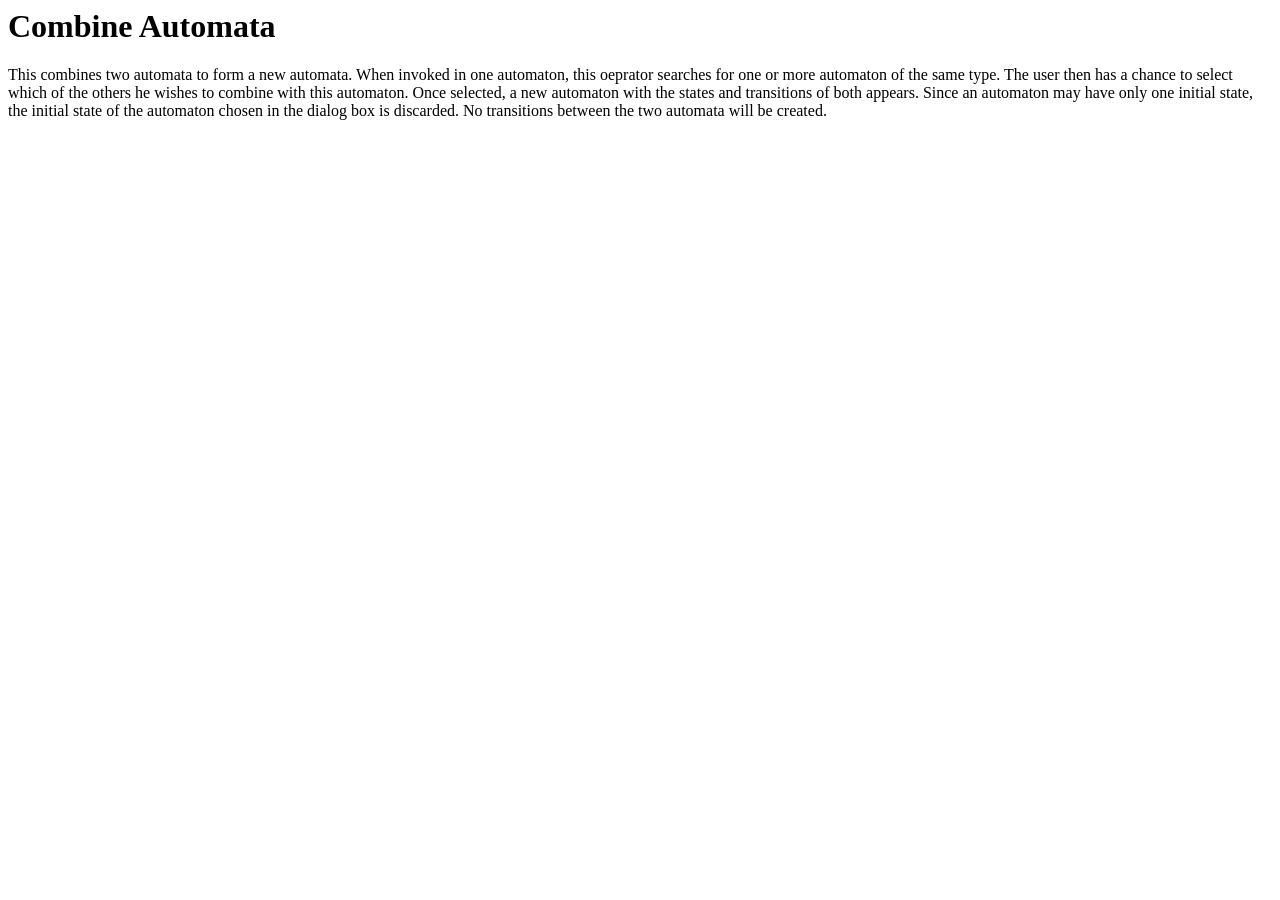
<file: docs/original/combineAutomata.html>
<!-- The documentation for the combination of automata. -->

<HTML><HEAD>
<TITLE>Combine Automata</TITLE>
</HEAD><BODY>

<H1>Combine Automata</H1>

<P>This combines two automata to form a new automata.  When invoked in one automaton, this oeprator searches for one or more automaton of the same type.  The user then has a chance to select which of the others he wishes to combine with this automaton.  Once selected, a new automaton with the states and transitions of both appears.  Since an automaton may have only one initial state, the initial state of the automaton chosen in the dialog box is discarded.  No transitions between the two automata will be created.</P>

</BODY></HTML>
</file>
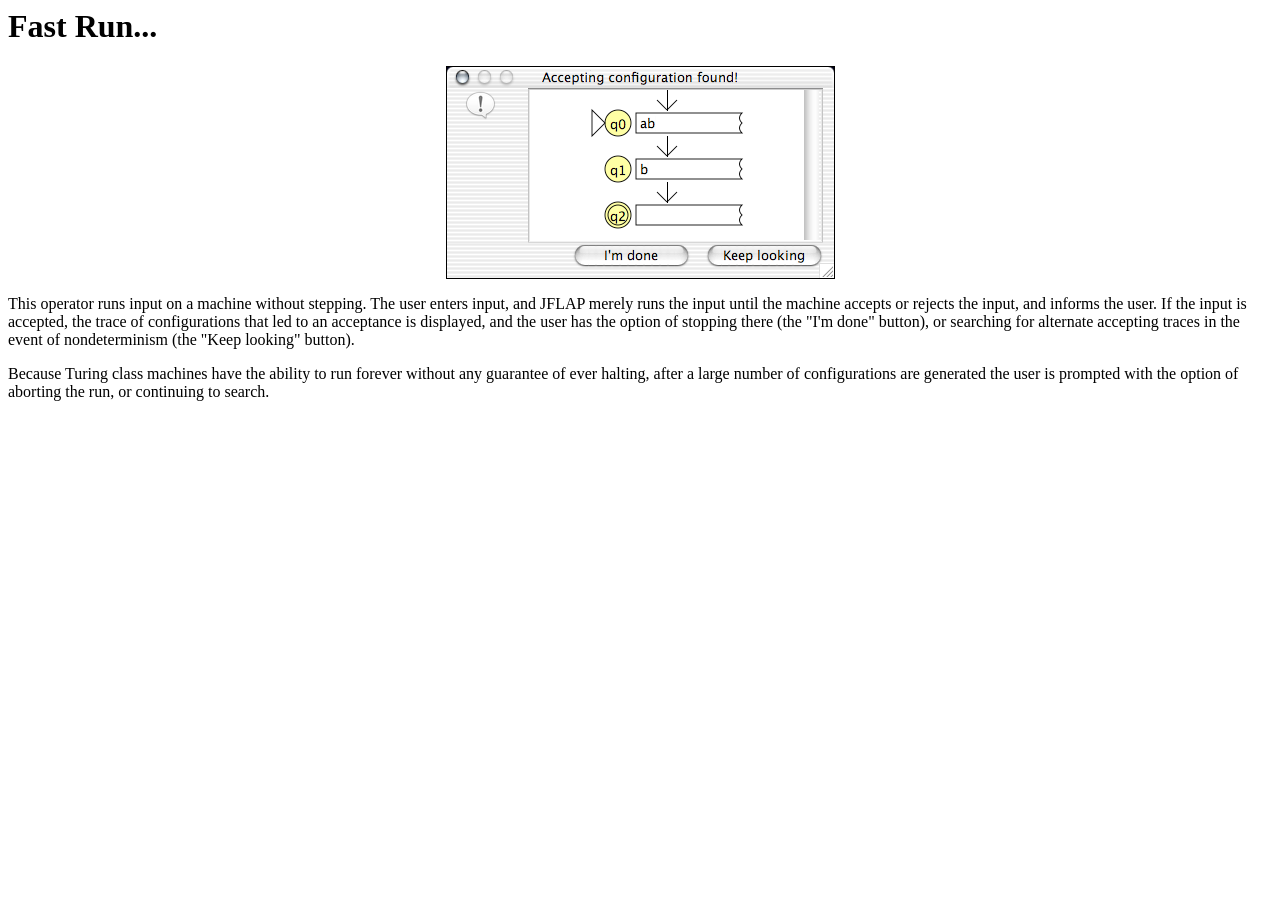
<file: docs/original/fastSimulator.html>
<!-- The documentation for the automaton input step view. -->

<HTML><HEAD>
<TITLE>Fast Run...</TITLE>
</HEAD><BODY>

<H1>Fast Run...</H1>

<CENTER><IMG SRC="images/fastrun-result.png" ALT="" WIDTH="387" HEIGHT="211" BORDER="1"></CENTER>

<P>This operator runs input on a machine without stepping.  The user enters input, and JFLAP merely runs the input until the machine accepts or rejects the input, and informs the user.  If the input is accepted, the trace of configurations that led to an acceptance is displayed, and the user has the option of stopping there (the "I'm done" button), or searching for alternate accepting traces in the event of nondeterminism (the "Keep looking" button).</P>

<P>Because Turing class machines have the ability to run forever without any guarantee of ever halting, after a large number of configurations are generated the user is prompted with the option of aborting the run, or continuing to search.</P>

</BODY></HTML>

<!-- <IMG SRC="entities/alpha.png" WIDTH="9" HEIGHT="9" ALIGN="middle"> -->
<!-- <IMG SRC="entities/beta.png" WIDTH="7" HEIGHT="15" ALIGN="middle"> -->
<!-- <IMG SRC="entities/empty.png" WIDTH="11" HEIGHT="11" ALIGN="middle"> -->
<!-- <IMG SRC="entities/gamma.png" WIDTH="9" HEIGHT="12" ALIGN="middle"> -->
<!-- <IMG SRC="entities/lambda.png" WIDTH="9" HEIGHT="12" ALIGN="middle"> -->
<!-- <IMG SRC="entities/rarr.png" WIDTH="16" HEIGHT="7" ALIGN="middle"> -->
</file>
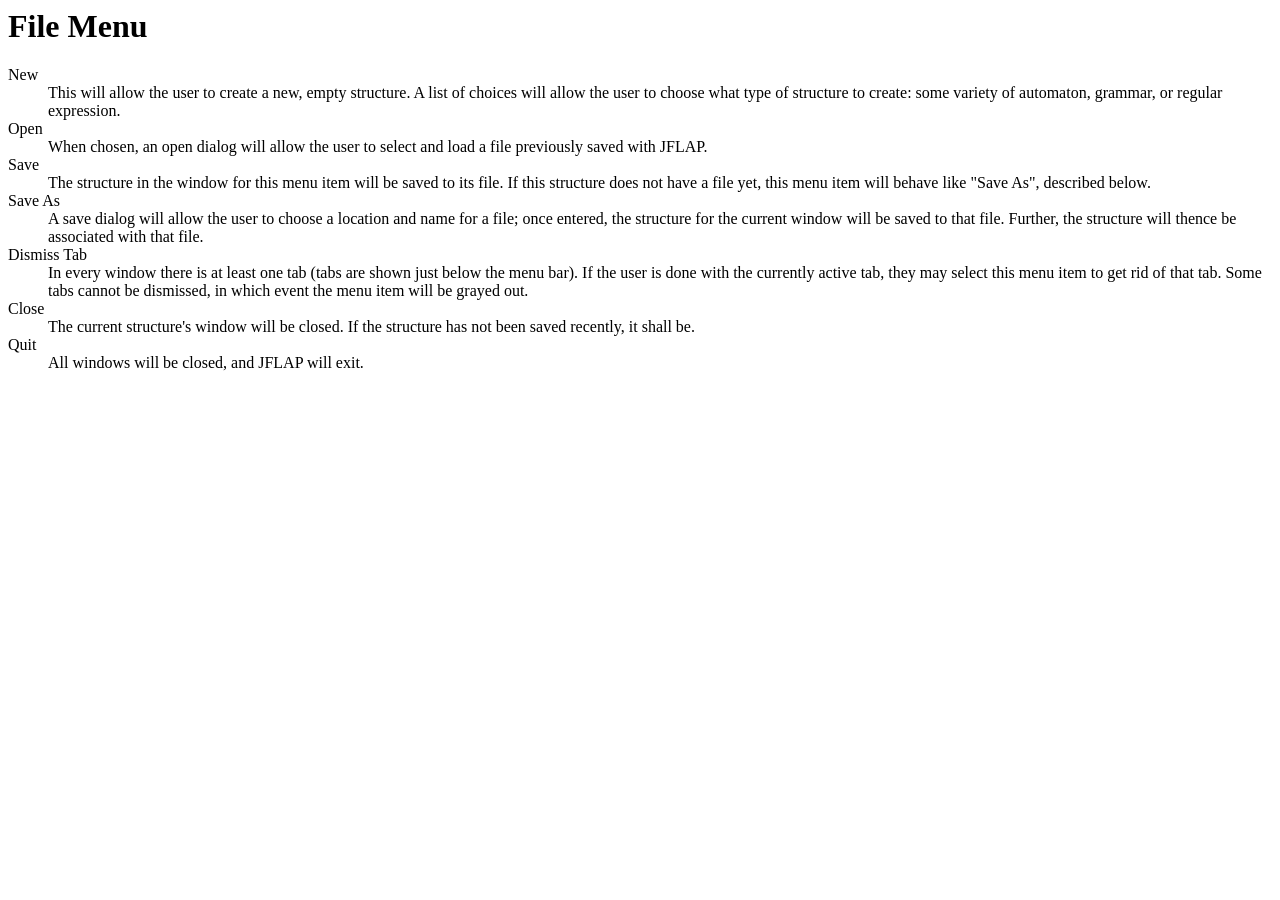
<file: docs/original/filemenu.html>
<HTML><HEAD><TITLE>File Menu</TITLE></HEAD><BODY>

<H1>File Menu</H1>

<DL>
<DT>New</DT>
	<DD>This will allow the user to create a new, empty structure.  A list of choices will allow the user to choose what type of structure to create: some variety of automaton, grammar, or regular expression.</DD>

<DT>Open</DT>
	<DD>When chosen, an open dialog will allow the user to select and load a file previously saved with JFLAP.</DD>

<DT>Save</DT>
	<DD>The structure in the window for this menu item will be saved to its file.  If this structure does not have a file yet, this menu item will behave like "Save As", described below.</DD>

<DT>Save As</DT>
	<DD>A save dialog will allow the user to choose a location and name for a file; once entered, the structure for the current window will be saved to that file.  Further, the structure will thence be associated with that file.</DD>

<DT>Dismiss Tab</DT>
	<DD>In every window there is at least one tab (tabs are shown just below the menu bar).  If the user is done with the currently active tab, they may select this menu item to get rid of that tab.  Some tabs cannot be dismissed, in which event the menu item will be grayed out.</DD>

<DT>Close</DT>
	<DD>The current structure's window will be closed.  If the structure has not been saved recently, it shall be.</DD>

<DT>Quit</DT>
	<DD>All windows will be closed, and JFLAP will exit.</DD>
</DL>


</BODY></HTML>
</file>
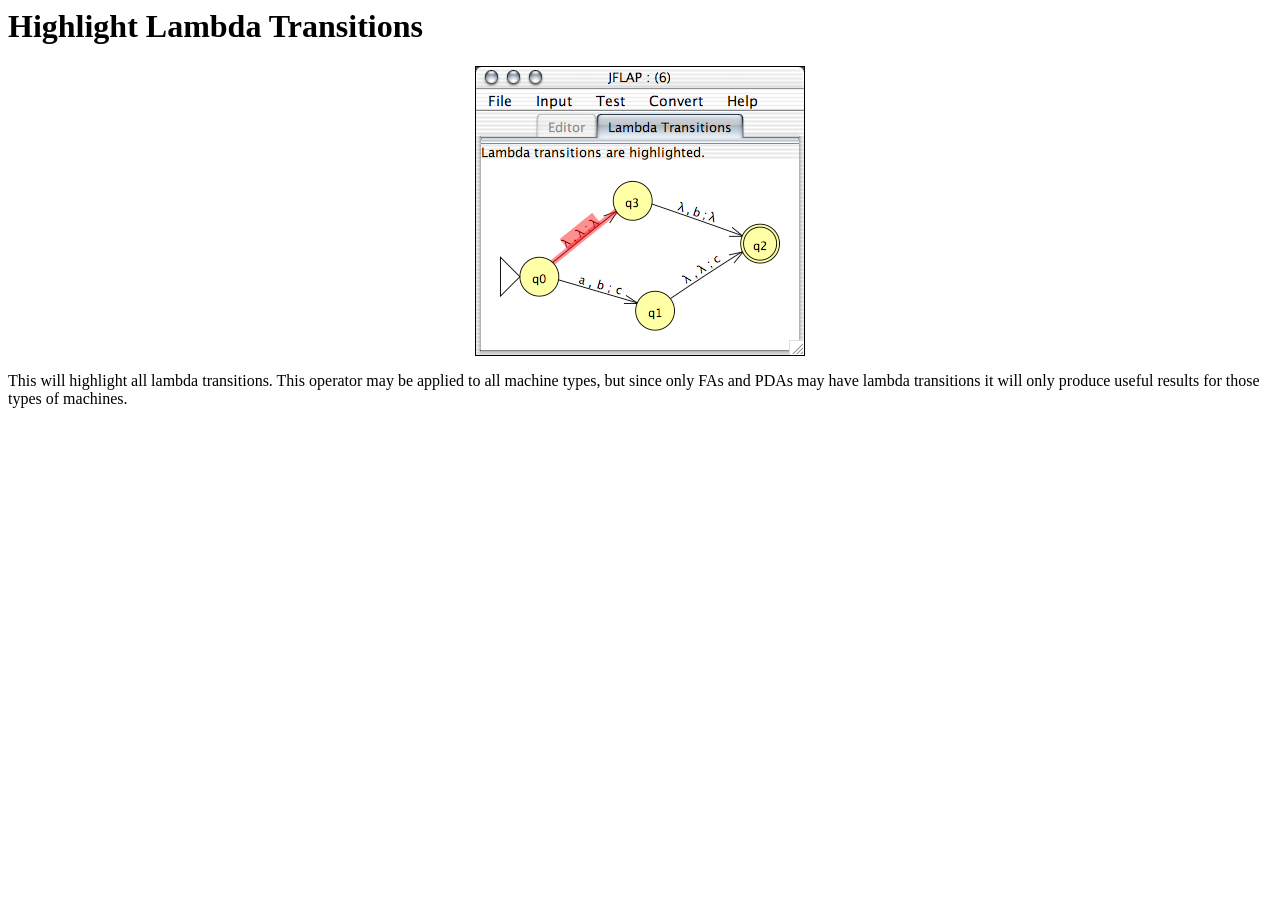
<file: docs/original/gui.action.LambdaHighlightAction$LambdaPane.html>
<!-- The documentation for the automaton input step view. -->

<HTML><HEAD>
<TITLE>Highlight Lambda Transitions</TITLE>
</HEAD><BODY>

<H1>Highlight Lambda Transitions</H1>

<CENTER><IMG SRC="images/lambda.png" ALT="" WIDTH="328" HEIGHT="288" BORDER="1"></CENTER>

<P>This will highlight all lambda transitions.  This operator may be applied to all machine types, but since only FAs and PDAs may have lambda transitions it will only produce useful results for those types of machines.</P>

</BODY></HTML>
</file>
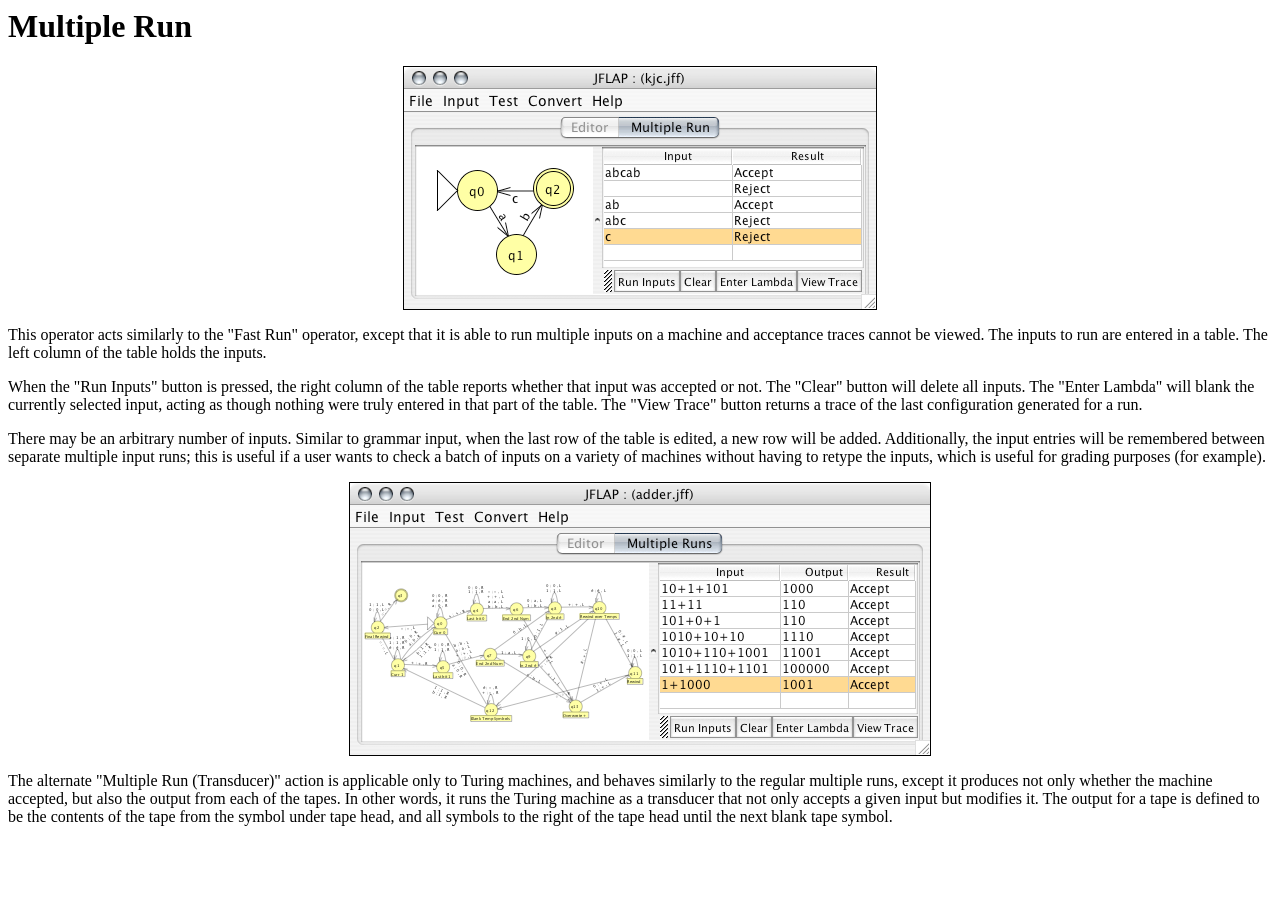
<file: docs/original/gui.action.MultipleSimulateAction$MultiplePane.html>
<!-- The documentation for the automaton input step view. -->

<HTML><HEAD>
<TITLE>Multiple Run</TITLE>
</HEAD><BODY>

<H1>Multiple Run</H1>

<CENTER><img src="images/multipleruns.png" alt="The Multiple Run View" width="472" height="242" border="1"></CENTER>

<P>This operator acts similarly to the "Fast Run" operator, except that it is able to run multiple inputs on a machine and acceptance traces cannot be viewed.  The inputs to run are entered in a table.  The left column of the table holds the inputs.</P>

<P>When the "Run Inputs" button is pressed, the right column of the table reports whether that input was accepted or not.  The "Clear" button will delete all inputs.  The "Enter Lambda" will blank the currently selected input, acting as though nothing were truly entered in that part of the table.  The "View Trace" button returns a trace of the last configuration generated for a run.</P>

<P>There may be an arbitrary number of inputs.  Similar to grammar input, when the last row of the table is edited, a new row will be added.  Additionally, the input entries will be remembered between separate multiple input runs; this is useful if a user wants to check a batch of inputs on a variety of machines without having to retype the inputs, which is useful for grading purposes (for example).</P>

<CENTER><img src="images/multipleruns2.png" alt="The Multiple Run (Transducer) View" width="580" height="272" border="1"></CENTER>

<P>The alternate "Multiple Run (Transducer)" action is applicable only to Turing machines, and behaves similarly to the regular multiple runs, except it produces not only whether the machine accepted, but also the output from each of the tapes.  In other words, it runs the Turing machine as a transducer that not only accepts a given input but modifies it.  The output for a tape is defined to be the contents of the tape from the symbol under tape head, and all symbols to the right of the tape head until the next blank tape symbol.</P>

</BODY></HTML>
</file>
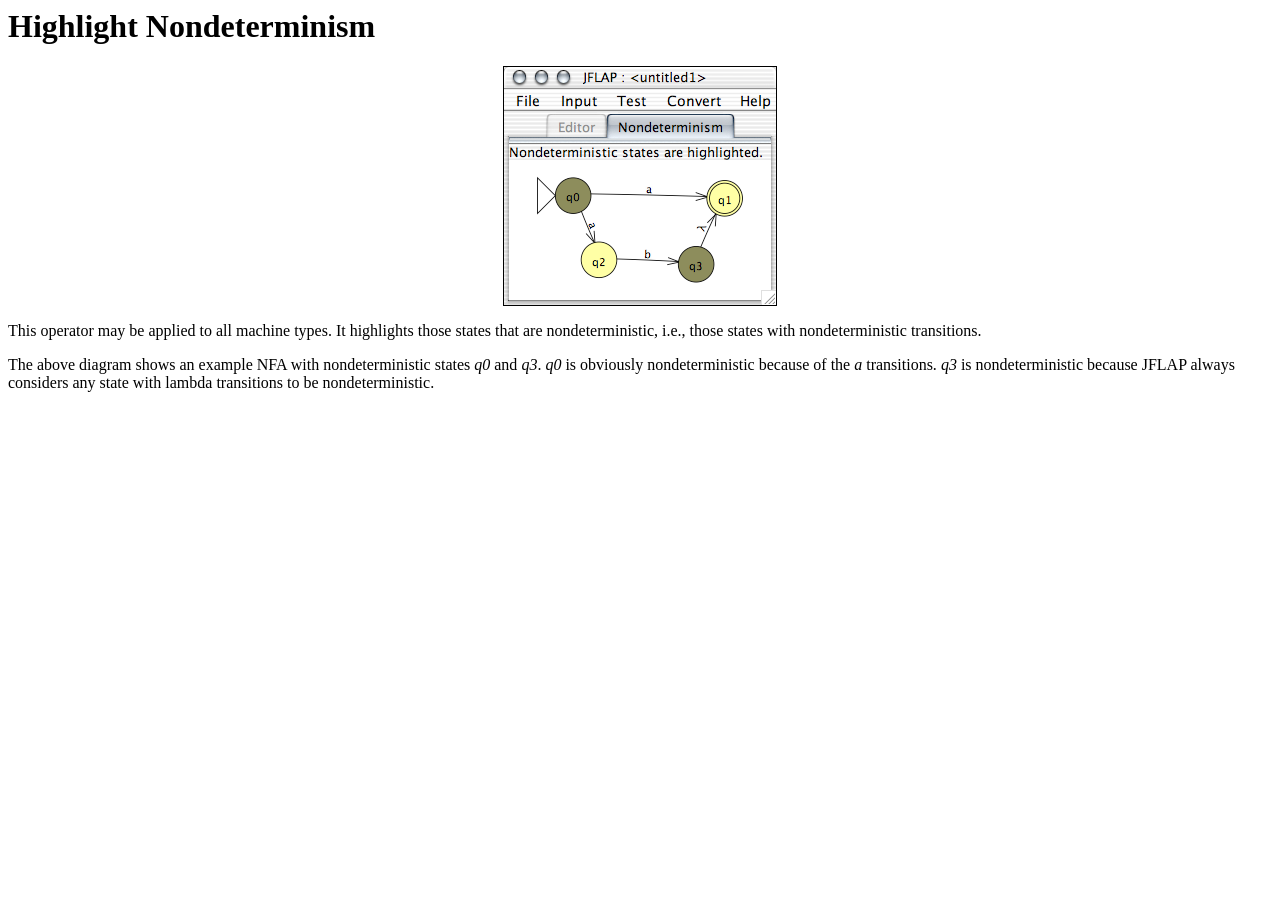
<file: docs/original/gui.action.NondeterminismAction$NondeterminismPane.html>
<!-- The documentation for the automaton input step view. -->

<HTML><HEAD>
<TITLE>Highlight Nondeterminism</TITLE>
</HEAD><BODY>

<H1>Highlight Nondeterminism</H1>

<CENTER><IMG SRC="images/nondeterminism.png" ALT="Highlighting of Nondeterminism" WIDTH="272" HEIGHT="238" BORDER="1"></CENTER>

<P>This operator may be applied to all machine types.  It highlights those states that are nondeterministic, i.e., those states with nondeterministic transitions.</P>

<P>The above diagram shows an example NFA with nondeterministic states <VAR>q0</VAR> and <VAR>q3</VAR>.  <VAR>q0</VAR> is obviously nondeterministic because of the <VAR>a</VAR> transitions.  <VAR>q3</VAR> is nondeterministic because JFLAP always considers any state with lambda transitions to be nondeterministic.</P>

</BODY></HTML>
</file>
<file: style.css>
:root{font-family:Inter,'Segoe UI',Arial,sans-serif;color:var(--ink,#203b37);background:var(--page,#f4f6f4);font-size:14px;--green:#176b56;--line:#dbe3de;--muted:#78847e}*{box-sizing:border-box}body{margin:0}button,input,select,textarea{font:inherit}button{cursor:pointer;border:1px solid var(--line);background:white;color:var(--ink,#304b44);border-radius:6px;padding:8px 12px;transition:background .12s}button:hover{background:var(--surface,#eaf2ec)}button:disabled{opacity:.4;cursor:default}button.primary{background:var(--green);color:white;border-color:var(--green)}button.active{background:var(--soft,#deeee4);border-color:var(--green,#83ad95);color:var(--green,#12523c)}input,select,textarea{border:1px solid var(--line,#cbd8d0);border-radius:5px;padding:8px;background:white;color:var(--ink,#243c33)}textarea{resize:vertical;line-height:1.65;font-family:Consolas,monospace;width:100%}input:focus,textarea:focus,button:focus-visible,select:focus{outline:2px solid var(--green,#47a77d);outline-offset:2px}header{height:78px;background:var(--header,#173b35);color:#fff;display:flex;align-items:center;padding:0 27px;gap:32px}.brand{display:flex;gap:12px;align-items:center;text-decoration:none;color:white}.brand strong{font-size:25px;letter-spacing:1px}.brand-icon{width:38px;height:38px;border:1px solid var(--header-muted,#72958b);border-radius:9px;font-family:Georgia;font-size:30px;text-align:center}.badge{font-size:9px;letter-spacing:1.7px;background:var(--green,#35584f);padding:5px 7px;border-radius:3px}.tagline{color:var(--header-muted,#b7cdc5);font-size:13px}header>button{margin-left:auto;background:transparent;border-color:var(--header-muted,#4f7066);color:white}#menubar{display:flex;padding:6px 24px;background:white;border-bottom:1px solid var(--line);gap:4px;height:43px}.menu{position:relative}.menu>button{border:0;padding:5px 14px}.menu-panel{display:none;position:absolute;top:31px;left:0;min-width:220px;background:white;padding:6px;border:1px solid var(--line);border-radius:6px;z-index:40;box-shadow:0 8px 28px #233b3720}.menu:focus-within .menu-panel,.menu:hover .menu-panel{display:block}.menu-panel button{display:block;width:100%;text-align:left;border:0;font-size:13px;padding:9px}.menu-panel hr{border:0;border-top:1px solid var(--line)}.workspace{display:grid;grid-template-columns:226px 1fr;min-height:calc(100vh - 121px)}.sidebar{border-right:1px solid var(--line);padding:26px 15px;display:flex;flex-direction:column;background:var(--surface,#eff3ef)}.section-label{font-size:10px;letter-spacing:1.7px;font-weight:700;color:var(--muted,#849188);margin:0 10px 16px}.new{width:100%;text-align:left;background:transparent;margin-bottom:19px;border-style:dashed}#documents{display:flex;flex-direction:column;gap:5px}.doc-item{display:flex;align-items:center;gap:4px;border-radius:7px}.doc-item.active{background:var(--soft,#dce9de)}.doc-item>button:first-child{background:transparent;flex:1;min-width:0;text-align:left;border:0;overflow:hidden;text-overflow:ellipsis;white-space:nowrap;padding:13px 10px}.doc-item>button:last-child{background:transparent;padding:3px 7px;border:0;color:var(--muted,#8a9990)}.sidebar-bottom{margin-top:auto;padding:36px 10px 0;font-size:11px;line-height:1.8;color:var(--muted,#718379)}.sidebar-bottom small{font-size:10px;color:var(--muted,#98a59c)}.status-dot{display:inline-block;width:6px;height:6px;background:#50a26b;border-radius:50%;margin-right:4px}main{min-width:0;padding:28px 32px 0;display:flex;flex-direction:column}.document-heading{display:flex;justify-content:space-between;align-items:center;gap:15px;margin-bottom:25px}.eyebrow{font-size:10px;font-weight:700;letter-spacing:1.7px;color:var(--muted,#6b8b79)}h1{margin:8px 0 0;font-size:25px;font-weight:600;letter-spacing:-.7px}.heading-actions{display:flex;gap:8px}#tabs{display:flex;border-bottom:1px solid var(--line);gap:16px}#tabs button{border:0;border-radius:0;background:none;padding:12px 5px;color:var(--muted,#7b8a80);font-size:13px}#tabs button.active{border-bottom:2px solid var(--green,#287453);color:var(--green,#23563f)}#toolbar{display:flex;align-items:center;gap:7px;background:#fff;border:1px solid var(--line);border-bottom:0;padding:12px 16px;border-radius:8px 8px 0 0;margin-top:22px;min-height:62px;flex-wrap:wrap}.divider{height:24px;width:1px;background:var(--line);margin:0 7px}.toolbar-hint{margin-left:auto;color:var(--muted,#8b978f);font-size:11px}#content{border:1px solid var(--line);background:white;min-height:490px;flex:1;position:relative;border-radius:0 0 8px 8px;overflow:hidden}#canvas{width:100%;height:100%;min-height:490px;display:block;touch-action:none;background-image:radial-gradient(var(--line,#d8e4dc) .8px,transparent .8px);background-size:20px 20px}.state circle{fill:var(--state-fill,#f5df94);stroke:var(--ink,#4d6052);stroke-width:1.7}.state.highlight circle{fill:var(--state-highlight,#a9dfb9);stroke:var(--green,#198051);stroke-width:3}.state.selected circle{stroke:var(--green,#188c6d);stroke-width:3}.state text{fill:var(--ink,#273e32);text-anchor:middle;dominant-baseline:middle;font:14px 'Segoe UI',sans-serif;pointer-events:none}.state .label{font-size:11px;fill:var(--muted,#728675)}.transition path{fill:none;stroke:var(--arrow,#52665b);stroke-width:1.6}.transition text{font:13px Consolas,monospace;fill:var(--ink,#365143);paint-order:stroke;stroke:white;stroke-width:5;stroke-linejoin:round}.transition.highlight path{stroke:var(--arrow-highlight,#dc8d2d);stroke-width:3}.transition .hit{stroke:transparent;stroke-width:15;pointer-events:stroke}.transition .control{fill:#fff;stroke:var(--transition-tool,#16856b);stroke-dasharray:3 2}.note{font-size:13px;fill:var(--muted,#89958c)}footer{display:flex;justify-content:space-between;font-size:11px;color:var(--muted,#819086);padding:14px 0}.panel{padding:24px}.split{display:grid;grid-template-columns:minmax(270px,1fr) minmax(280px,1.25fr);gap:25px}.card{border:1px solid var(--line);border-radius:7px;padding:20px}.card h3{margin:0 0 15px;font-size:15px}.card p,.hint{font-size:12px;line-height:1.7;color:var(--muted,#7b8a80)}.field{display:flex;flex-direction:column;gap:7px;margin-bottom:14px}.field>span,.field>label{font-size:12px;color:var(--muted,#5c7264)}.row{display:flex;gap:10px;align-items:center;flex-wrap:wrap}.row>input{min-width:80px;flex:1}.actions{display:flex;gap:7px;flex-wrap:wrap;margin:12px 0}.result{padding:14px 18px;background:var(--surface,#f1f5f1);border-left:3px solid var(--green,#849b8c);border-radius:4px;margin:14px 0;font-weight:500}.result.accepted{background:#e8f5eb;color:#25643b;border-color:#57a271}.result.rejected,.error{background:#fff0eb;color:#a04d36;border-color:#cb765d}.result.limit,.result.loop{background:#fff7e4;color:#936c22;border-color:#d8b669}table{border-collapse:collapse;width:100%;font-size:12px}td,th{border:1px solid var(--line);padding:8px 10px;text-align:left;vertical-align:top}th{background:var(--surface,#f0f4ef);font-weight:600}td input{width:100%;border:0;padding:3px}pre{white-space:pre-wrap;overflow-wrap:anywhere;font-size:12px;line-height:1.7;color:var(--ink,#42624c);margin:0}.scroll{max-height:430px;overflow:auto}.config{border:1px solid var(--line,#dce7dd);padding:12px;border-radius:5px;margin:7px 0;font:12px Consolas,monospace;cursor:pointer}.tape{display:flex;margin:8px 0;gap:1px}.tape span{display:inline-flex;justify-content:center;min-width:24px;height:25px;padding:4px;border:1px solid var(--line,#b9cbbd)}.tape .head{background:var(--state-fill,#f5df94);border-color:#958247}.empty{display:grid;place-content:center;min-height:370px;text-align:center;color:var(--muted,#9aaba0)}.empty strong{font-size:18px;color:var(--ink,#56735f);margin-bottom:10px}.chooser{display:grid;grid-template-columns:repeat(3,1fr);gap:10px}.chooser button{padding:18px 12px;text-align:left;min-height:70px;font-weight:500}.chooser button small{display:block;color:var(--muted,#8b9d8f);margin-top:7px;font-weight:normal;font-size:11px}dialog{border:1px solid var(--line,#dbe6dc);border-radius:12px;width:min(800px,94vw);max-height:90vh;padding:25px;box-shadow:0 20px 80px #173b3540;color:var(--ink,#294637)}dialog::backdrop{background:#173b3560;backdrop-filter:blur(3px)}.dialog-top{display:flex;justify-content:space-between;align-items:center;margin-bottom:16px}.dialog-top h2{font-size:21px;margin:0}.dialog-top button{border:0;font-size:23px}#dialog-actions{display:flex;justify-content:flex-end;gap:8px;margin-top:20px}.help-grid{display:grid;grid-template-columns:1fr 1fr;gap:15px}.help-grid section{border-bottom:1px solid var(--line);padding-bottom:10px}.help-grid h3{font-size:14px}.help-grid p{font-size:12px;line-height:1.7;color:var(--muted,#647d6a)}.trace-controls{display:flex;gap:8px;margin-bottom:15px}.diagram-small{height:240px;width:100%;background:var(--page,#fafcf9)}.warning{color:#a07431;font-size:12px}.mono{font-family:Consolas,monospace}.small{font-size:11px;color:var(--muted,#87998b)}.sr-only{position:absolute;width:1px;height:1px;overflow:hidden;clip:rect(0,0,0,0)}
@media(max-width:1000px){.workspace{grid-template-columns:170px 1fr}main{padding:22px 18px 0}.tagline{display:none}.split{grid-template-columns:1fr}.heading-actions button{padding:7px}.toolbar-hint{display:none}.document-heading{align-items:flex-start}h1{font-size:21px}.chooser{grid-template-columns:repeat(2,1fr)}}@media(max-width:650px){header{padding:0 15px;height:65px}.badge{display:none}.workspace{display:block}.sidebar{display:none}main{padding:18px 10px 0}#menubar{padding:6px}.document-heading{flex-direction:column}.heading-actions{width:100%}.heading-actions button{flex:1}.panel{padding:15px}.help-grid{grid-template-columns:1fr}#tabs{gap:8px}#tabs button{font-size:12px}#toolbar{padding:8px}#toolbar button{padding:7px 8px}#content,#canvas{min-height:420px}.chooser{grid-template-columns:1fr 1fr}}
@media print{header,nav,.sidebar,#toolbar,footer,.heading-actions,#tabs{display:none!important}.workspace{display:block}main{padding:0}#content{border:0}}


.config.frozen{background:#e5f0ff;border-color:#6993c5}.config label{display:block;margin-bottom:8px}.config button{margin-top:8px}
/* Keep parse trees readable; wide trees scroll horizontally. */
#parse-output:has(.tree-drawing), .tree-drawing { max-height: none; }

#parse-output:has(.derivation-drawing), .derivation-drawing { max-height: none; }

td.parse-active, tr.parse-active > td { background: #fff0b1; box-shadow: inset 0 0 0 2px #936500; }
g.parse-active > rect, g.parse-active > path { fill: #ffd86b; stroke: #6d4800; stroke-width: 3; }
.regex-expression{overflow-wrap:anywhere;max-width:35rem}

/* Open operation tabs retain their panes until explicitly dismissed. */
#tabs{flex-wrap:wrap;align-items:center;gap:10px}.operation-tab{display:inline-flex;align-items:center}.operation-tab button[aria-label]{padding:7px;color:var(--muted,#7b8a80)}#operation-picker{margin:6px 0;font-size:12px;max-width:240px}

.ls-parameter-table{width:100%;margin:12px 0}.ls-parameter-table input{width:100%;min-width:0}.ls-parameter-table td:last-child{width:80px}

#ls-viewport{height:450px;overflow:auto;border:1px solid var(--line,#ccd3dc);margin-top:12px;background:white}#ls-svg{display:block;max-width:none;flex-shrink:0}#ls-progress{width:180px}

/* Graph colors also apply to simulations, conversion previews and standalone exports. */
.transition-arrow{fill:var(--arrow,#52665b)}.initial-arrow{stroke:var(--arrow,#52665b)}
.state.selected circle{fill:var(--state-highlight,#a9dfb9)}
[data-export-diagram] .parse-variable{fill:var(--soft,#d4eee2)}
[data-export-diagram] .parse-terminal{fill:var(--state-fill,#fff1bd)}
[data-export-diagram] line,[data-export-diagram] rect{stroke:var(--ink,#718579)}
[data-export-diagram] text{fill:var(--ink,#183c2c)}
[data-export-diagram] g.parse-active>rect,[data-export-diagram] g.parse-active>path{fill:var(--state-highlight,#ffd86b);stroke:var(--ink,#6d4800)}
td.parse-active,tr.parse-active>td{background:var(--state-highlight,#fff0b1);box-shadow:inset 0 0 0 2px var(--green,#936500)}

.conversion-rules { display:grid; gap:.25rem; }
.conversion-rules button { text-align:start; overflow-wrap:anywhere; }
.conversion-rules button[aria-pressed="true"] { outline:2px solid currentColor; }
.conversion-selected { background: var(--state-highlight, #fff1b3); }
.conversion-selected th button { outline: 2px solid currentColor; }
.conversion-graph [role="button"]:focus-visible { outline: 2px solid currentColor; }

.partition-tree, .partition-tree ul { list-style:none; padding-inline-start:1.2rem; }
.partition-tree ul { border-inline-start:1px solid currentColor; }
.partition-tree li { padding:.2rem; }
.partition-tree [aria-pressed="true"], #min-children [data-groups] [aria-pressed="true"] { outline:2px solid currentColor; }
.outside-partition { opacity:.42; }

#toolbar-slot:not([hidden]) { align-self:flex-start; margin:1.4rem 0 .5rem; }
.editor-palette { display:flex; flex-wrap:wrap; align-items:center; gap:.4rem; margin-top:22px; padding:.25rem .6rem; background:white; border:1px solid var(--line); border-radius:8px 8px 0 0; }
.editor-palette #toolbar { flex:1 1 25rem; margin:0; padding:.35rem; border:0; min-width:0; min-height:50px; }
.palette-commands:not([hidden]) { display:flex; gap:.25rem; flex-wrap:wrap; }
.editor-palette.floating { position:fixed; z-index:12; margin:0; width:max-content; max-width:min(52rem,calc(100vw - 8px)); max-height:calc(100vh - 8px); overflow:auto; box-sizing:border-box; border-radius:8px; box-shadow:0 4px 18px #173b3538; }
.editor-palette.floating .toolbar-hint { display:none; }
.palette-commands button:first-child { cursor:move; touch-action:none; }
@media print { #toolbar-frame, #toolbar-slot { display:none !important; } }
</file>
